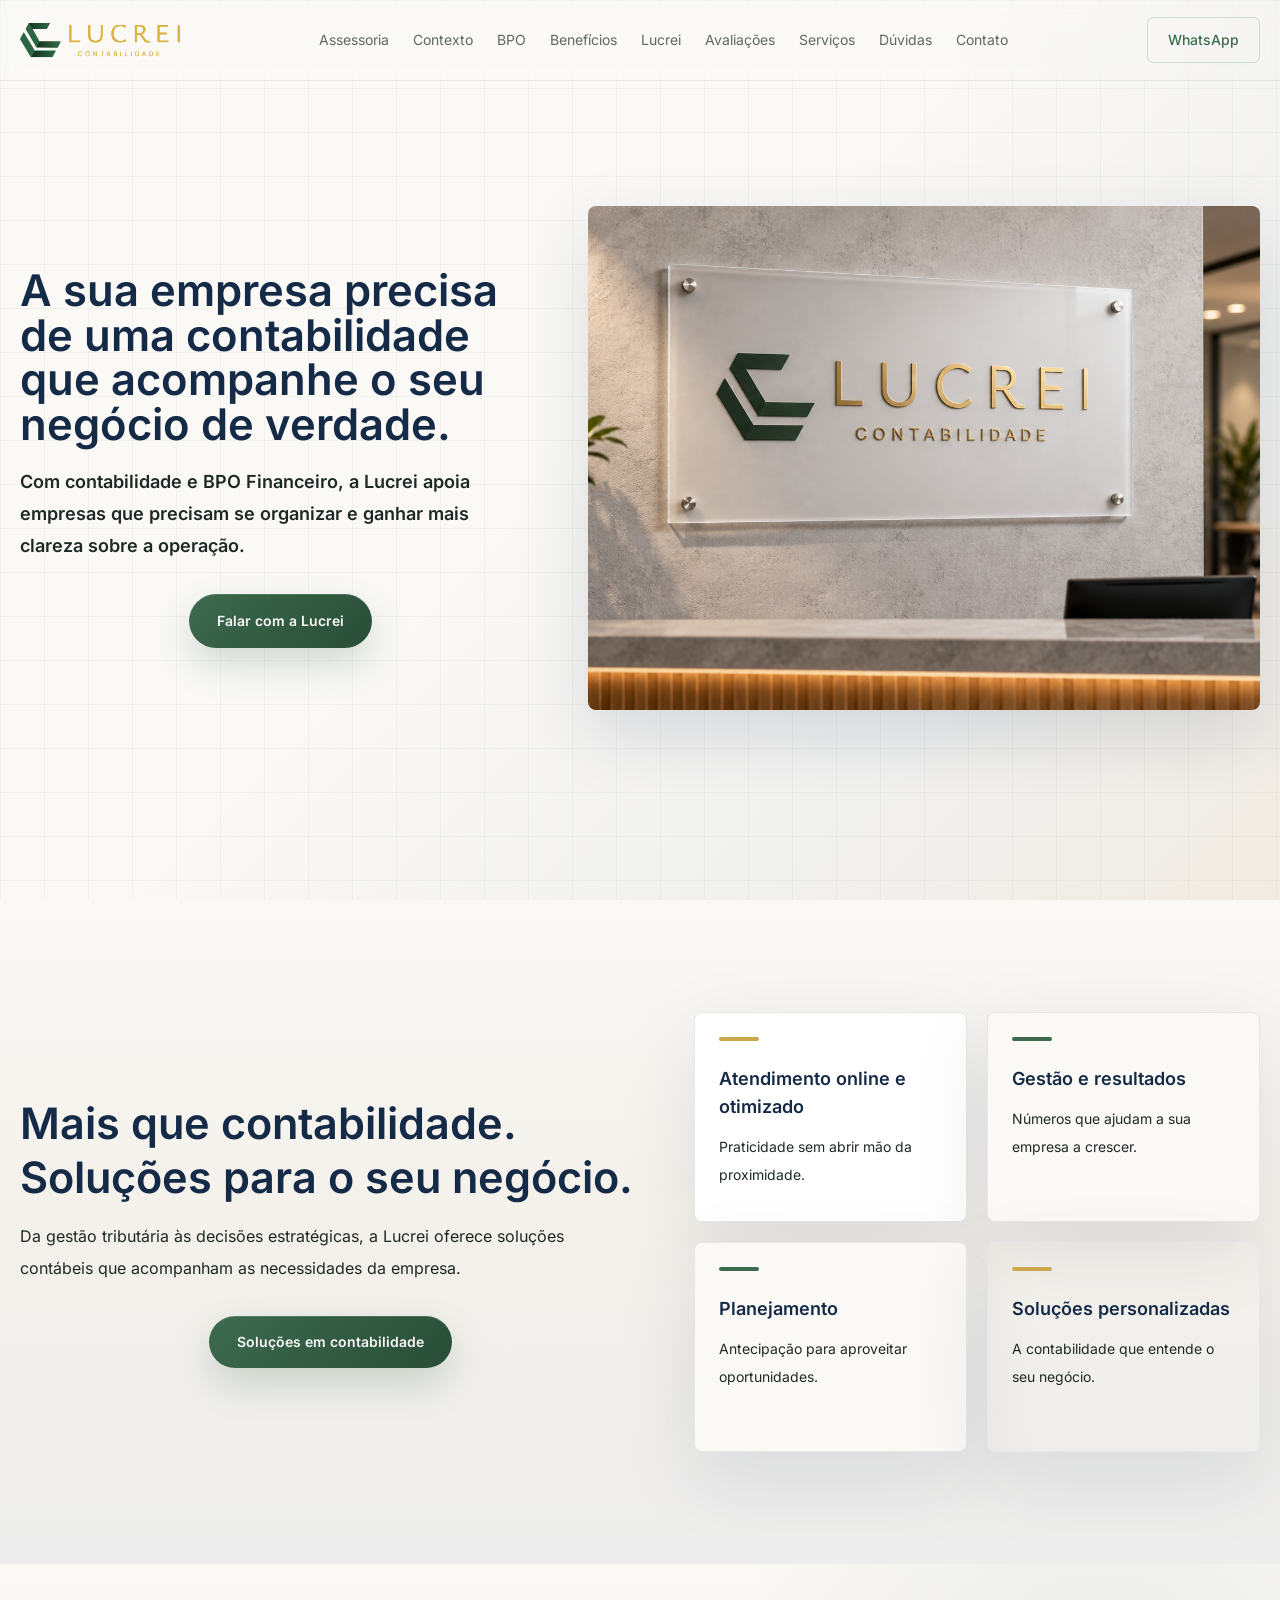
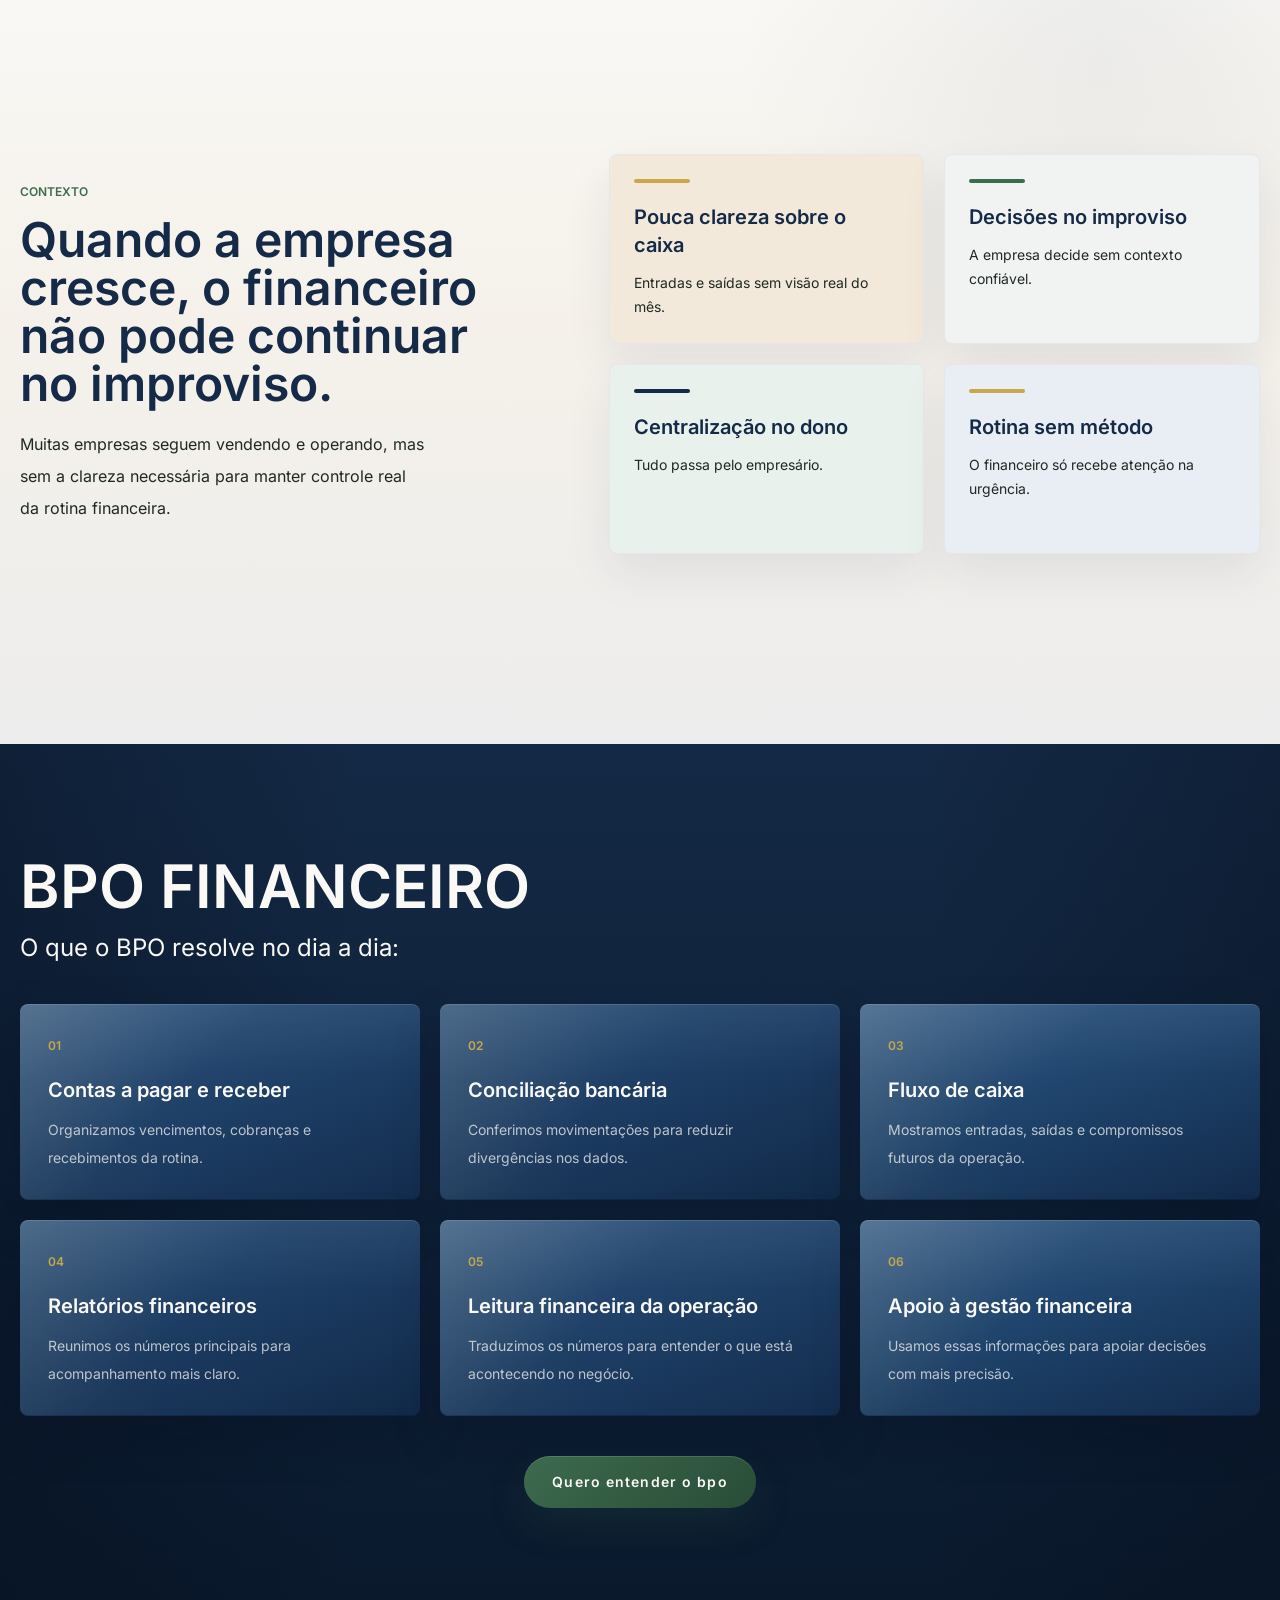
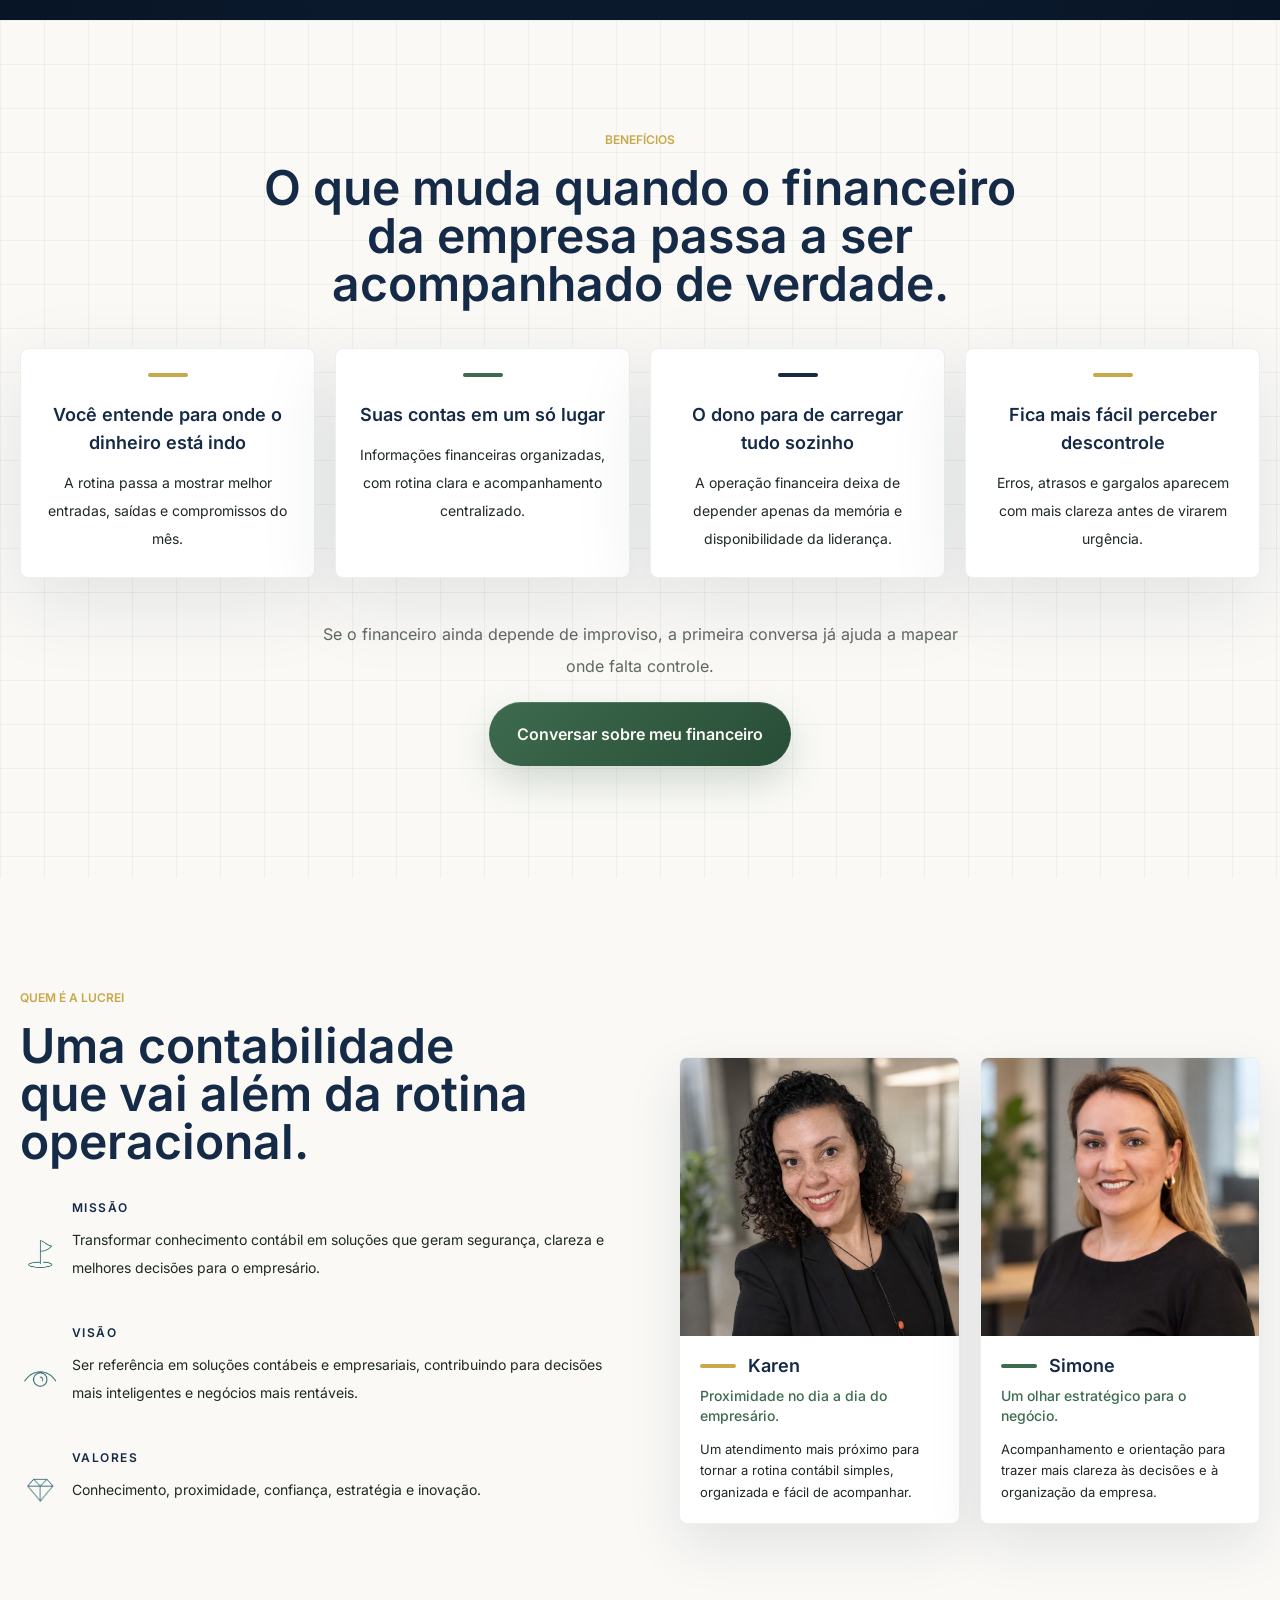
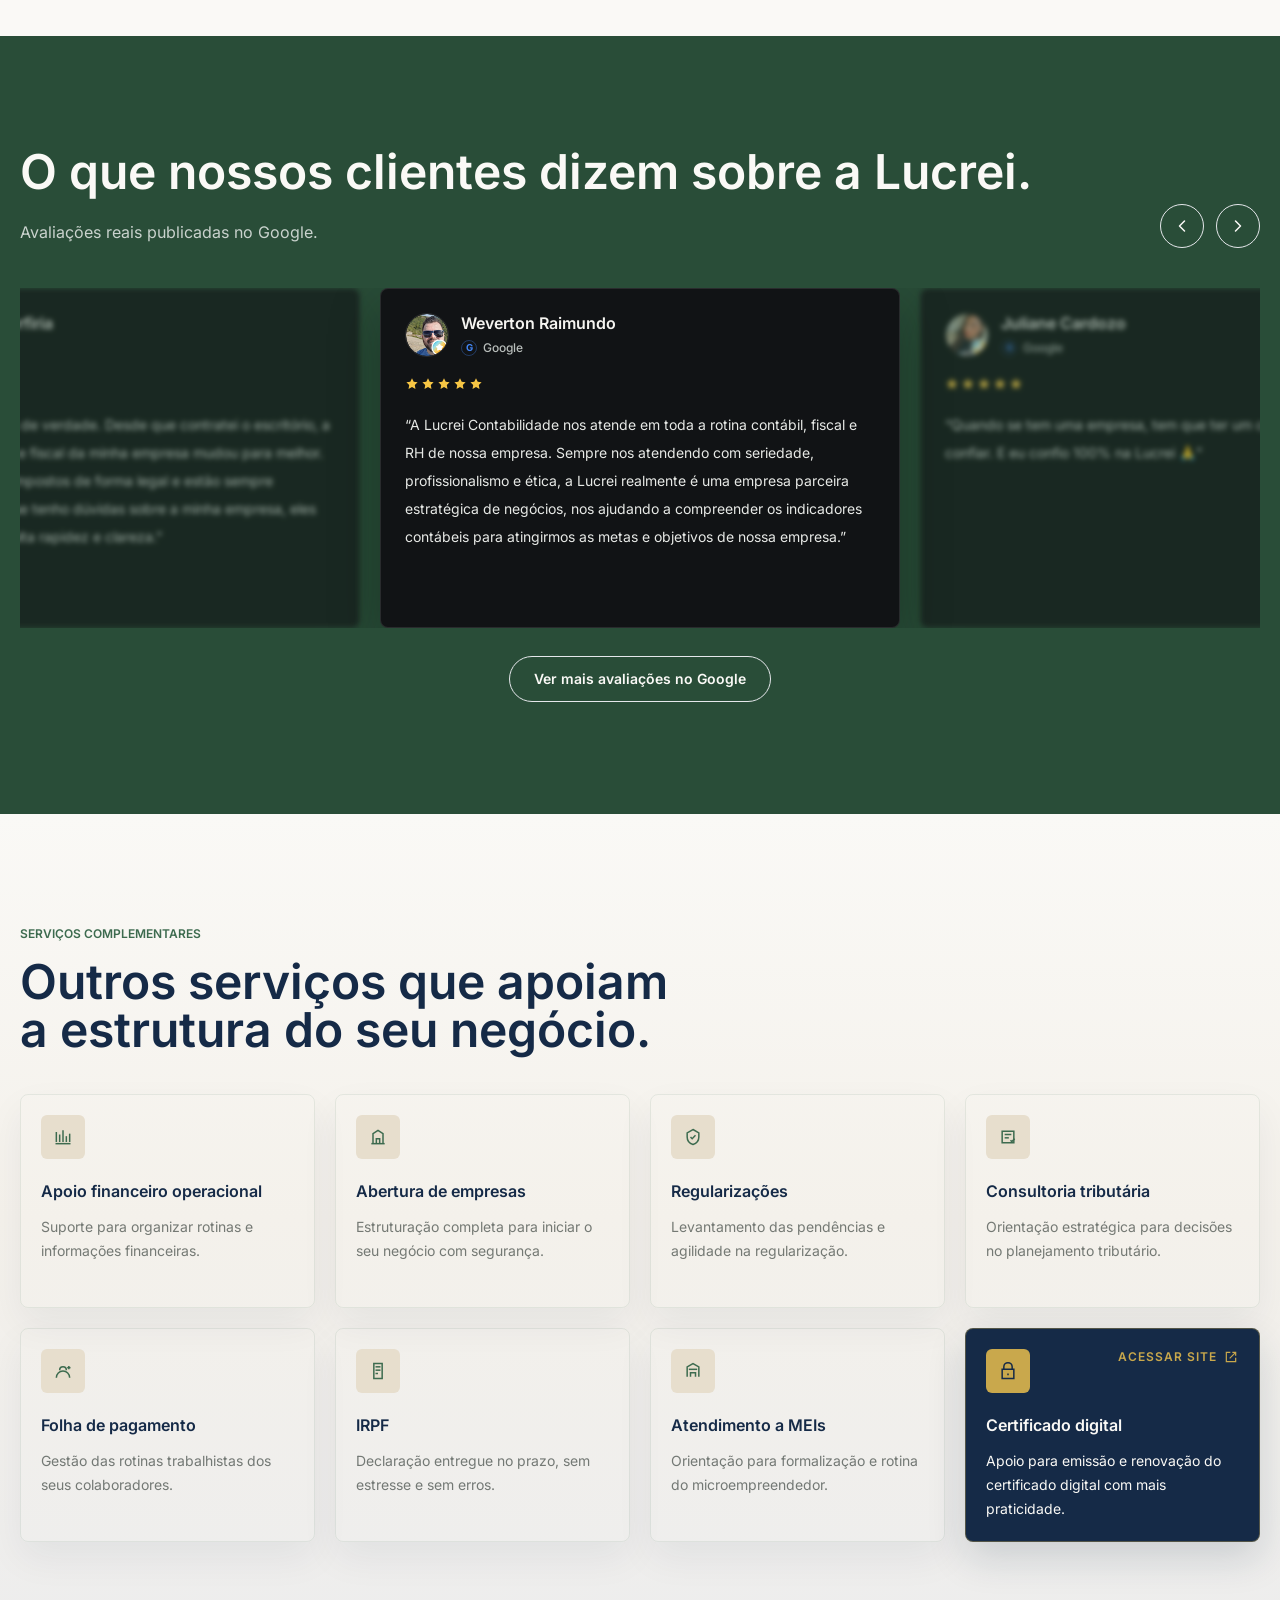
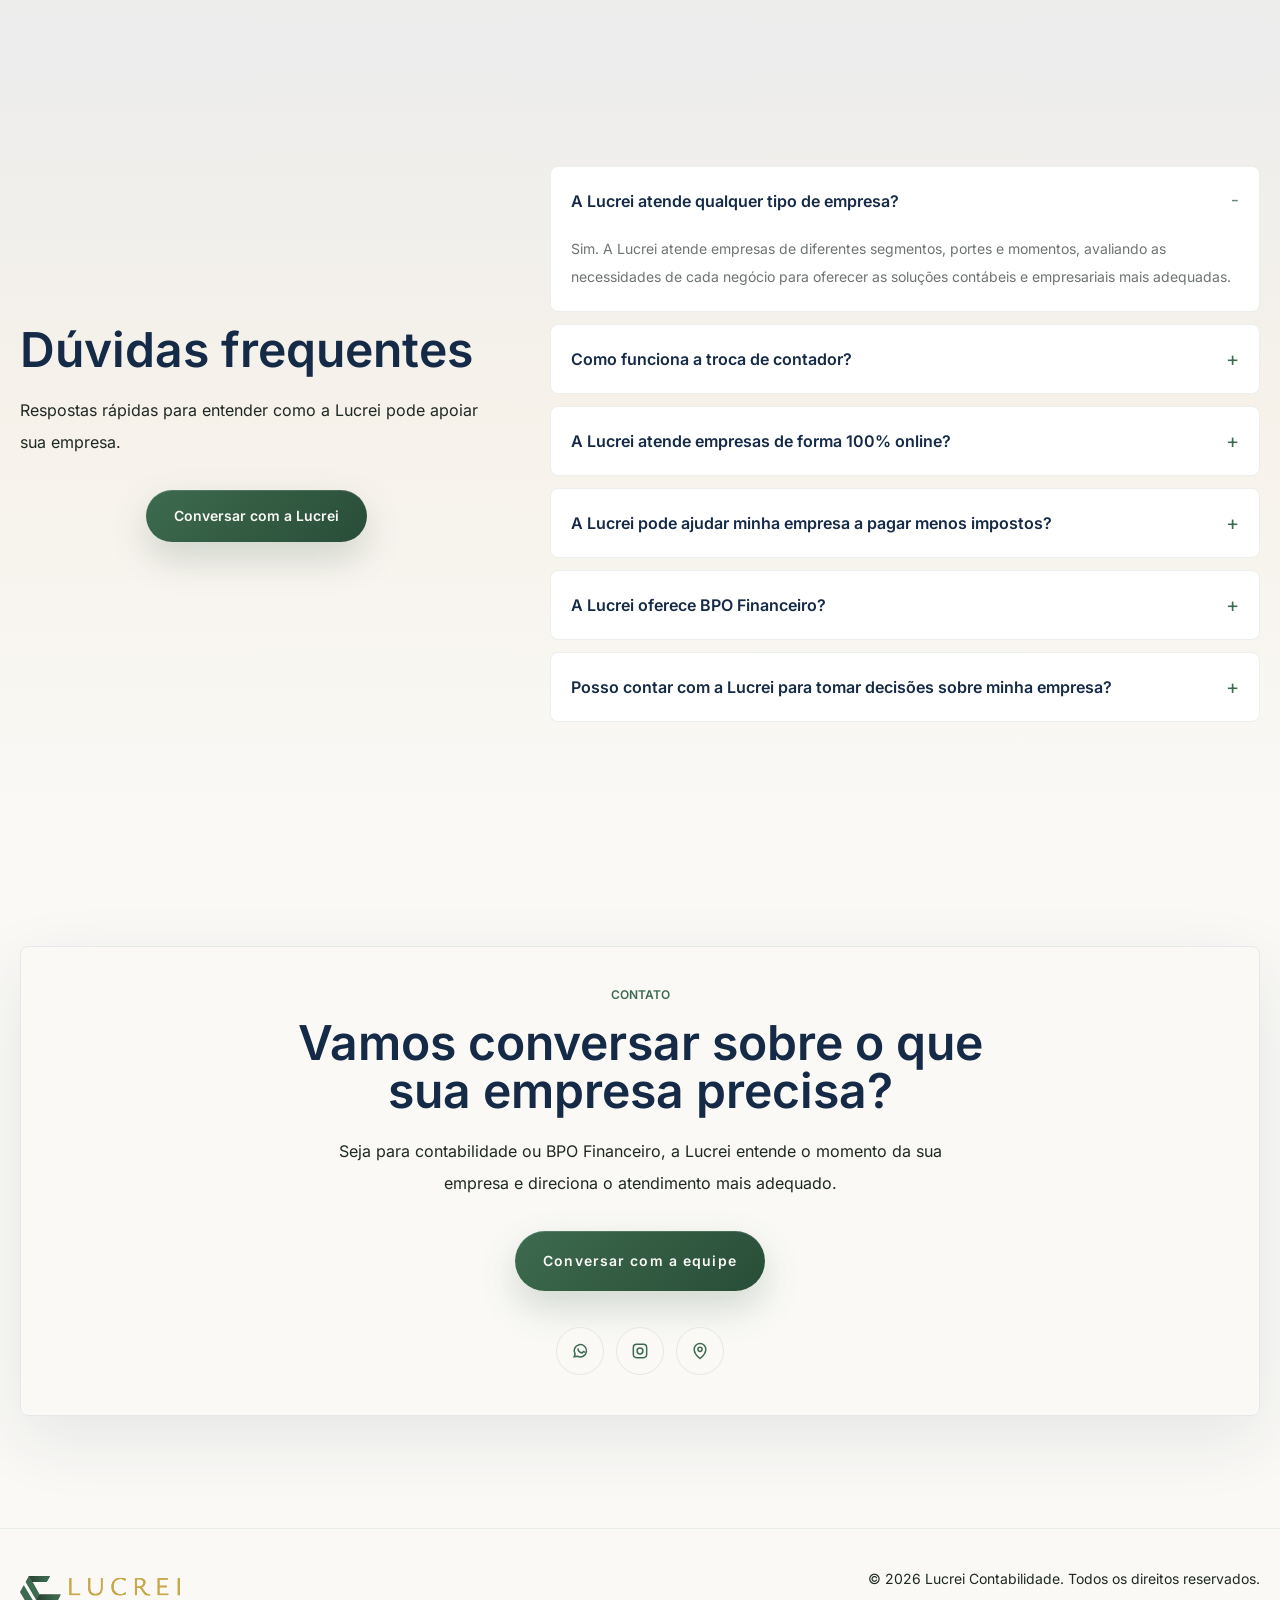
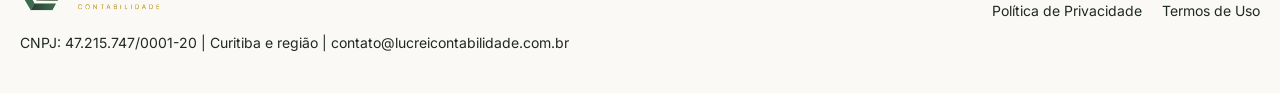
<file: index.html>
<!doctype html>
<html lang="pt-BR" class="scroll-smooth">
  <head>
    <meta charset="UTF-8" />
    <meta name="viewport" content="width=device-width, initial-scale=1.0" />
    <meta
      name="description"
      content="Lucrei Contabilidade: BPO Financeiro e apoio contábil consultivo para empresas que precisam de mais clareza, controle e previsibilidade."
    />
    <title>Lucrei Contabilidade | BPO Financeiro</title>
    <link rel="icon" type="image/svg+xml" href="assets/lucrei-logo-oficial-verde-dourada.svg" />
    <link rel="stylesheet" href="assets/fonts.css" />
    <style>
      :root {
        --gold: #c9a84c;
        --green: #3d6b4f;
        --gray: #ededed;
        --blue: #152a47;
        --beige: #e7decd;
        --warm-white: #faf9f6;
        --ink: #1f2924;
      }

      html {
        scroll-padding-top: 96px;
        scrollbar-color: #c9a84c #f4f1eb;
      }

      body {
        font-family: Inter, ui-sans-serif, system-ui, -apple-system, BlinkMacSystemFont, "Segoe UI", sans-serif;
        color: var(--ink);
        background: var(--warm-white);
      }

      ::-webkit-scrollbar {
        width: 12px;
      }

      ::-webkit-scrollbar-track {
        background: #f4f1eb;
      }

      ::-webkit-scrollbar-thumb {
        border: 3px solid #f4f1eb;
        border-radius: 999px;
        background: linear-gradient(180deg, #c9a84c 0%, #3d6b4f 100%);
      }

      ::-webkit-scrollbar-thumb:hover {
        background: linear-gradient(180deg, #d6b75f 0%, #315940 100%);
      }

      ::-webkit-scrollbar-button {
        display: none;
        width: 0;
        height: 0;
      }

      main > section {
        position: relative;
      }

      .section-shell {
        width: min(1240px, calc(100% - 32px));
        margin-inline: auto;
      }

      .hero-shell {
        width: min(1240px, calc(100% - 32px));
        margin-inline: auto;
      }

      .soft-shadow {
        box-shadow: 0 24px 80px rgba(21, 42, 71, 0.1);
      }

      .subtle-grid {
        background-image:
          linear-gradient(rgba(61, 107, 79, 0.06) 1px, transparent 1px),
          linear-gradient(90deg, rgba(61, 107, 79, 0.06) 1px, transparent 1px);
        background-size: 44px 44px;
      }

      .hero-depth {
        background-image:
          linear-gradient(rgba(61, 107, 79, 0.048) 1px, transparent 1px),
          linear-gradient(90deg, rgba(61, 107, 79, 0.048) 1px, transparent 1px),
          linear-gradient(135deg, #faf9f6 0%, #faf9f6 46%, rgba(237, 237, 237, 0.72) 76%, rgba(231, 222, 205, 0.48) 100%);
        background-size: 44px 44px, 44px 44px, 100% 100%;
      }

      .context-depth {
        background:
          radial-gradient(circle at 86% 12%, rgba(21, 42, 71, 0.06), transparent 28%),
          linear-gradient(180deg, #faf9f6 0%, #f5f1ea 46%, #ededed 100%);
      }

      .hero-kicker {
        border-color: rgba(201, 168, 76, 0.38);
        background: linear-gradient(135deg, rgba(250, 249, 246, 0.95), rgba(231, 222, 205, 0.74));
        box-shadow: inset 0 1px 0 rgba(255, 255, 255, 0.72), 0 14px 34px rgba(21, 42, 71, 0.07);
        transition: background-color 220ms ease, border-color 220ms ease, box-shadow 220ms ease;
      }

      .hero-button {
        transition:
          transform 230ms cubic-bezier(0.22, 1, 0.36, 1),
          background-color 230ms ease,
          border-color 230ms ease,
          color 230ms ease,
          box-shadow 230ms ease;
      }

      .hero-button:hover {
        transform: translateY(-2px);
      }

      .hero-button-institutional:hover {
        box-shadow: 0 20px 48px rgba(21, 42, 71, 0.22);
      }

      .hero-button-primary:hover {
        box-shadow: 0 20px 48px rgba(61, 107, 79, 0.24);
      }

      .hero-sequence .hero-kicker,
      .hero-sequence .hero-title,
      .hero-sequence .hero-copy,
      .hero-sequence .hero-actions {
        opacity: 0;
        transform: translateY(14px);
        animation: heroFadeUp 560ms cubic-bezier(0.22, 1, 0.36, 1) forwards;
      }

      .hero-sequence .hero-title {
        animation-delay: 90ms;
      }

      .hero-sequence .hero-copy {
        animation-delay: 170ms;
      }

      .hero-sequence .hero-actions {
        animation-delay: 250ms;
      }

      .hero-sequence .hero-media {
        opacity: 0;
        transform: translateY(10px) scale(0.985);
        animation: heroMediaIn 680ms cubic-bezier(0.22, 1, 0.36, 1) 150ms forwards;
      }

      @keyframes heroFadeUp {
        to {
          opacity: 1;
          transform: translateY(0);
        }
      }

      @keyframes heroMediaIn {
        to {
          opacity: 1;
          transform: translateY(0) scale(1);
        }
      }

      .dark-grid {
        background-image:
          linear-gradient(rgba(250, 249, 246, 0.055) 1px, transparent 1px),
          linear-gradient(90deg, rgba(250, 249, 246, 0.055) 1px, transparent 1px);
        background-size: 42px 42px;
      }

      .bpo-depth {
        position: relative;
        background:
          linear-gradient(90deg, rgba(3, 10, 22, 0.3), rgba(3, 10, 22, 0) 28%, rgba(3, 10, 22, 0) 72%, rgba(3, 10, 22, 0.28)),
          linear-gradient(180deg, #142945 0%, #0f223a 48%, #0a192c 100%);
      }

      .bpo-depth::before {
        display: none;
      }

      .bpo-depth::after {
        display: none;
      }

      .bpo-depth > .section-shell {
        position: relative;
        z-index: 1;
      }

      .light-depth {
        background: linear-gradient(180deg, #faf9f6 0%, #f4f1eb 48%, #ededed 100%);
      }

      .warm-depth {
        background: linear-gradient(180deg, #ededed 0%, #f6f2ea 46%, #faf9f6 100%);
      }

      .reveal {
        opacity: 0;
        transform: translateY(18px);
        transition:
          opacity 540ms cubic-bezier(0.22, 1, 0.36, 1),
          transform 540ms cubic-bezier(0.22, 1, 0.36, 1);
      }

      .reveal.is-visible {
        opacity: 1;
        transform: translateY(0);
      }

      .reveal.reveal-complete {
        transition-delay: 0ms !important;
      }

      .stagger > .reveal:nth-child(2) {
        transition-delay: 80ms;
      }

      .stagger > .reveal:nth-child(3) {
        transition-delay: 140ms;
      }

      .stagger > .reveal:nth-child(4) {
        transition-delay: 200ms;
      }

      .stagger > .reveal:nth-child(5) {
        transition-delay: 260ms;
      }

      .stagger > .reveal:nth-child(6) {
        transition-delay: 320ms;
      }

      .stagger > .reveal:nth-child(7) {
        transition-delay: 380ms;
      }

      .stagger > .reveal:nth-child(8) {
        transition-delay: 440ms;
      }

      .reveal.interactive-card {
        transition:
          opacity 540ms cubic-bezier(0.22, 1, 0.36, 1),
          transform 540ms cubic-bezier(0.22, 1, 0.36, 1),
          border-color 190ms ease,
          background-color 190ms ease,
          box-shadow 190ms ease;
      }

      .reveal.interactive-card.reveal-complete {
        transition-duration: 190ms, 190ms, 190ms, 190ms, 190ms;
        transition-timing-function: ease, ease, ease, ease, ease;
      }

      .interactive-card:hover {
        transform: translateY(-4px);
        border-color: rgba(201, 168, 76, 0.42);
        box-shadow: 0 18px 48px rgba(21, 42, 71, 0.12);
      }

      .context-sequence .context-title.reveal,
      .context-sequence .context-copy.reveal,
      .context-sequence .context-card.reveal {
        transform: translateY(18px);
        transition:
          opacity 620ms cubic-bezier(0.22, 1, 0.36, 1),
          transform 620ms cubic-bezier(0.22, 1, 0.36, 1),
          border-color 240ms ease,
          box-shadow 240ms ease,
          background-color 240ms ease;
      }

      .context-sequence .context-title.reveal.is-visible,
      .context-sequence .context-copy.reveal.is-visible,
      .context-sequence .context-card.reveal.is-visible {
        opacity: 1;
        transform: translateY(0);
      }

      .context-sequence .context-copy.reveal {
        transition-delay: 90ms;
      }

      .context-sequence .context-card.reveal:nth-child(1) {
        transition-delay: 150ms;
      }

      .context-sequence .context-card.reveal:nth-child(2) {
        transition-delay: 220ms;
      }

      .context-sequence .context-card.reveal:nth-child(3) {
        transition-delay: 290ms;
      }

      .context-sequence .context-card.reveal:nth-child(4) {
        transition-delay: 360ms;
      }

      .context-sequence .context-card.reveal.is-visible:hover {
        transform: translateY(-3px);
        border-color: rgba(201, 168, 76, 0.34);
        box-shadow: 0 20px 46px rgba(21, 42, 71, 0.1);
        transition-delay: 0ms;
      }

      .context-sequence .context-card.reveal.reveal-complete {
        transition-duration: 200ms, 200ms, 200ms, 200ms, 200ms;
        transition-timing-function: ease, ease, ease, ease, ease;
      }

      .bpo-sequence .bpo-title.reveal,
      .bpo-sequence .bpo-subtitle.reveal,
      .bpo-sequence .bpo-card.reveal,
      .bpo-sequence .bpo-action.reveal {
        transform: translateY(18px);
        transition:
          opacity 640ms cubic-bezier(0.22, 1, 0.36, 1),
          transform 640ms cubic-bezier(0.22, 1, 0.36, 1),
          border-color 240ms ease,
          box-shadow 240ms ease,
          background-color 240ms ease;
      }

      .bpo-sequence .bpo-title.reveal.is-visible,
      .bpo-sequence .bpo-subtitle.reveal.is-visible,
      .bpo-sequence .bpo-card.reveal.is-visible,
      .bpo-sequence .bpo-action.reveal.is-visible {
        opacity: 1;
        transform: translateY(0);
      }

      .bpo-sequence .bpo-title.reveal {
        transition-delay: 80ms;
      }

      .bpo-sequence .bpo-subtitle.reveal {
        transition-delay: 130ms;
      }

      .bpo-sequence .bpo-services .bpo-card:nth-child(1) {
        transition-delay: 190ms;
      }

      .bpo-sequence .bpo-services .bpo-card:nth-child(2) {
        transition-delay: 230ms;
      }

      .bpo-sequence .bpo-services .bpo-card:nth-child(3) {
        transition-delay: 270ms;
      }

      .bpo-sequence .bpo-services .bpo-card:nth-child(4) {
        transition-delay: 310ms;
      }

      .bpo-sequence .bpo-services .bpo-card:nth-child(5) {
        transition-delay: 350ms;
      }

      .bpo-sequence .bpo-services .bpo-card:nth-child(6) {
        transition-delay: 390ms;
      }

      .bpo-sequence .bpo-action.reveal {
        transition-delay: 460ms;
      }

      .bpo-sequence .bpo-card.reveal.is-visible:hover {
        transform: translateY(-4px);
        box-shadow: 0 26px 58px rgba(3, 10, 22, 0.28);
        transition-delay: 0ms;
      }

      .bpo-sequence .bpo-card.reveal.reveal-complete {
        transition-duration: 200ms, 200ms, 200ms, 200ms, 200ms;
        transition-timing-function: ease, ease, ease, ease, ease;
      }

      .bpo-card {
        position: relative;
        isolation: isolate;
        border: 0;
        background:
          linear-gradient(135deg, rgba(250, 249, 246, 0.12), rgba(250, 249, 246, 0) 42%),
          linear-gradient(160deg, rgba(49, 88, 130, 0.98) 0%, rgba(31, 65, 104, 0.98) 50%, rgba(19, 45, 78, 0.98) 100%);
        box-shadow:
          inset 0 1px 0 rgba(250, 249, 246, 0.13),
          inset 0 -1px 0 rgba(3, 10, 22, 0.24),
          0 20px 48px rgba(3, 10, 22, 0.21);
      }

      .bpo-card:nth-child(even) {
        background:
          linear-gradient(135deg, rgba(250, 249, 246, 0.1), rgba(250, 249, 246, 0) 44%),
          linear-gradient(160deg, rgba(43, 82, 123, 0.98) 0%, rgba(28, 60, 98, 0.98) 52%, rgba(17, 42, 72, 0.98) 100%);
      }

      .bpo-card:nth-child(3n) {
        background:
          linear-gradient(135deg, rgba(250, 249, 246, 0.11), rgba(250, 249, 246, 0) 42%),
          linear-gradient(160deg, rgba(53, 94, 137, 0.98) 0%, rgba(31, 68, 108, 0.98) 50%, rgba(18, 43, 75, 0.98) 100%);
      }

      .bpo-card::after {
        content: "";
        position: absolute;
        inset: 0;
        border-radius: 0.5rem;
        background:
          linear-gradient(180deg, rgba(250, 249, 246, 0.06), rgba(250, 249, 246, 0) 38%),
          linear-gradient(90deg, rgba(201, 168, 76, 0.05), rgba(201, 168, 76, 0) 40%);
        opacity: 0.78;
        pointer-events: none;
      }

      .bpo-card > * {
        position: relative;
        z-index: 1;
      }

      .bpo-card p {
        max-width: 21rem;
        color: rgba(250, 249, 246, 0.72);
      }

      .bpo-cta {
        background: linear-gradient(135deg, #d9b84e 0%, #caa647 52%, #b99032 100%);
        box-shadow:
          0 16px 34px rgba(201, 168, 76, 0.18),
          inset 0 1px 0 rgba(250, 249, 246, 0.34);
      }

      .bpo-cta:hover {
        background: linear-gradient(135deg, #e3c45f 0%, #d0ad4f 52%, #bd9638 100%);
        box-shadow:
          0 18px 40px rgba(201, 168, 76, 0.23),
          inset 0 1px 0 rgba(250, 249, 246, 0.42);
      }

      .lucrei-values .reveal:nth-child(1) {
        transition-delay: 90ms;
      }

      .lucrei-values .reveal:nth-child(2) {
        transition-delay: 160ms;
      }

      .lucrei-values .reveal:nth-child(3) {
        transition-delay: 230ms;
      }

      .lucrei-values .reveal {
        transform: none;
      }

      .lucrei-values .reveal.is-visible:hover {
        transform: translateY(-4px);
      }

      .reveal.faq-item {
        transition:
          opacity 540ms cubic-bezier(0.22, 1, 0.36, 1),
          transform 540ms cubic-bezier(0.22, 1, 0.36, 1),
          border-color 200ms ease,
          box-shadow 200ms ease,
          background-color 200ms ease;
      }

      .reveal.faq-item.reveal-complete {
        transition-duration: 200ms, 200ms, 200ms, 200ms, 200ms;
        transition-timing-function: ease, ease, ease, ease, ease;
      }

      .faq-item:hover {
        transform: translateY(-2px);
        border-color: rgba(201, 168, 76, 0.28);
        box-shadow: 0 16px 40px rgba(21, 42, 71, 0.08);
      }

      .faq-sequence .faq-item.reveal:nth-child(1) {
        transition-delay: 110ms;
      }

      .faq-sequence .faq-item.reveal:nth-child(2) {
        transition-delay: 160ms;
      }

      .faq-sequence .faq-item.reveal:nth-child(3) {
        transition-delay: 210ms;
      }

      .faq-sequence .faq-item.reveal:nth-child(4) {
        transition-delay: 260ms;
      }

      .faq-sequence .faq-item.reveal:nth-child(5) {
        transition-delay: 310ms;
      }

      .faq-sequence .faq-item.reveal:nth-child(6) {
        transition-delay: 360ms;
      }

      [data-faq-panel] {
        overflow: hidden;
      }

      [data-faq-icon] {
        display: inline-block;
        transform: scale(1) rotate(0deg);
        transition: opacity 180ms ease, transform 180ms ease;
      }

      [data-faq-button][aria-expanded="true"] [data-faq-icon] {
        opacity: 0.78;
        transform: scale(0.9) rotate(180deg);
      }

      .reveal.soft-hover {
        transition:
          opacity 540ms cubic-bezier(0.22, 1, 0.36, 1),
          transform 540ms cubic-bezier(0.22, 1, 0.36, 1),
          border-color 190ms ease,
          background-color 190ms ease,
          box-shadow 190ms ease;
      }

      .reveal.soft-hover.reveal-complete {
        transition-duration: 190ms, 190ms, 190ms, 190ms, 190ms;
        transition-timing-function: ease, ease, ease, ease, ease;
      }

      .soft-hover:hover {
        transform: translateY(-3px);
        border-color: rgba(201, 168, 76, 0.32);
        box-shadow: 0 18px 44px rgba(21, 42, 71, 0.1);
      }

      .reveal.certificate-card {
        transition:
          opacity 540ms cubic-bezier(0.22, 1, 0.36, 1),
          transform 540ms cubic-bezier(0.22, 1, 0.36, 1),
          border-color 200ms ease,
          box-shadow 200ms ease;
      }

      .reveal.certificate-card.reveal-complete {
        transition-duration: 200ms, 200ms, 200ms, 200ms;
        transition-delay: 0ms;
        transition-timing-function: ease, ease, ease, ease;
      }

      .certificate-card:hover {
        transform: translateY(-4px);
        border-color: rgba(201, 168, 76, 0.6);
        box-shadow: 0 20px 44px rgba(21, 42, 71, 0.22);
      }

      .button-lift {
        transition: transform 220ms ease, background-color 220ms ease, border-color 220ms ease, color 220ms ease, box-shadow 220ms ease;
      }

      .button-lift:hover {
        transform: translateY(-2px);
      }

      .primary-cta {
        background: linear-gradient(135deg, #3d6b4f 0%, #315940 58%, #294d38 100%);
        box-shadow: 0 16px 38px rgba(49, 89, 64, 0.2), inset 0 1px 0 rgba(250, 249, 246, 0.14);
        transition: transform 220ms ease, background 220ms ease, box-shadow 220ms ease;
      }

      .primary-cta:hover {
        background: linear-gradient(135deg, #47795b 0%, #35664b 58%, #2d563f 100%);
        box-shadow: 0 20px 44px rgba(49, 89, 64, 0.25), inset 0 1px 0 rgba(250, 249, 246, 0.18);
        transform: translateY(-2px);
      }

      .primary-cta:active {
        transform: translateY(0) scale(0.98);
        transition-duration: 90ms;
      }

      .benefits-cta {
        background: linear-gradient(135deg, #3d6b4f 0%, #335f47 52%, #254b38 100%);
        box-shadow: 0 20px 48px rgba(61, 107, 79, 0.24), inset 0 1px 0 rgba(250, 249, 246, 0.16);
      }

      .benefits-cta:hover {
        background: linear-gradient(135deg, #47795b 0%, #35664b 54%, #28543e 100%);
        box-shadow: 0 24px 56px rgba(61, 107, 79, 0.28), inset 0 1px 0 rgba(250, 249, 246, 0.2);
      }

      header nav a {
        position: relative;
      }

      header nav a::after {
        content: "";
        position: absolute;
        inset-inline: 0;
        bottom: 0.45rem;
        height: 1px;
        background: currentColor;
        opacity: 0;
        transform: scaleX(0.72);
        transition: opacity 180ms ease, transform 180ms ease;
      }

      header nav a:hover::after {
        opacity: 0.32;
        transform: scaleX(1);
      }

      header {
        transition: background-color 220ms ease, border-color 220ms ease, box-shadow 220ms ease;
      }

      header nav,
      header [data-whatsapp-placeholder] {
        transition: color 220ms ease, border-color 220ms ease, background-color 220ms ease, box-shadow 220ms ease;
      }

      #menuButton {
        transition: border-color 220ms ease;
      }

      #menuButton > span > span {
        transition: background-color 220ms ease;
      }

      #mobileMenu {
        opacity: 0;
        transform: translateY(-6px);
        transition: opacity 200ms ease, transform 200ms ease;
      }

      #mobileMenu.is-open {
        opacity: 1;
        transform: translateY(0);
      }

      body.bpo-nav-active header {
        border-color: rgba(201, 168, 76, 0.18);
        background: rgba(12, 29, 50, 0.96);
        box-shadow: 0 18px 46px rgba(3, 10, 22, 0.16);
      }

      body.bpo-nav-active header nav {
        color: rgba(250, 249, 246, 0.82);
      }

      body.bpo-nav-active header nav a:hover {
        color: #c9a84c;
      }

      body.bpo-nav-active header [data-whatsapp-placeholder] {
        border-color: rgba(201, 168, 76, 0.42);
        color: #c9a84c;
      }

      body.bpo-nav-active header [data-whatsapp-placeholder]:hover {
        background: #c9a84c;
        color: #07182a;
      }

      body.bpo-nav-active #menuButton {
        border-color: rgba(201, 168, 76, 0.48);
      }

      body.bpo-nav-active #menuButton > span > span {
        background-color: #c9a84c;
      }

      footer a {
        transition: color 180ms ease;
      }

      .focus-ring:focus-visible {
        outline: 3px solid rgba(201, 168, 76, 0.55);
        outline-offset: 3px;
      }

      @media (max-width: 767px) {
        .stagger > .reveal:nth-child(2) {
          transition-delay: 50ms;
        }

        .stagger > .reveal:nth-child(3) {
          transition-delay: 90ms;
        }

        .stagger > .reveal:nth-child(4) {
          transition-delay: 130ms;
        }

        .stagger > .reveal:nth-child(5) {
          transition-delay: 170ms;
        }

        .stagger > .reveal:nth-child(6) {
          transition-delay: 210ms;
        }

        .stagger > .reveal:nth-child(7) {
          transition-delay: 250ms;
        }

        .stagger > .reveal:nth-child(8) {
          transition-delay: 290ms;
        }

        .context-sequence .context-copy.reveal {
          transition-delay: 60ms;
        }

        .context-sequence .context-card.reveal:nth-child(1) {
          transition-delay: 90ms;
        }

        .context-sequence .context-card.reveal:nth-child(2) {
          transition-delay: 120ms;
        }

        .context-sequence .context-card.reveal:nth-child(3) {
          transition-delay: 150ms;
        }

        .context-sequence .context-card.reveal:nth-child(4) {
          transition-delay: 180ms;
        }

        .bpo-sequence .bpo-title.reveal {
          transition-delay: 40ms;
        }

        .bpo-sequence .bpo-subtitle.reveal {
          transition-delay: 70ms;
        }

        .bpo-sequence .bpo-services .bpo-card:nth-child(1) {
          transition-delay: 100ms;
        }

        .bpo-sequence .bpo-services .bpo-card:nth-child(2) {
          transition-delay: 125ms;
        }

        .bpo-sequence .bpo-services .bpo-card:nth-child(3) {
          transition-delay: 150ms;
        }

        .bpo-sequence .bpo-services .bpo-card:nth-child(4) {
          transition-delay: 175ms;
        }

        .bpo-sequence .bpo-services .bpo-card:nth-child(5) {
          transition-delay: 200ms;
        }

        .bpo-sequence .bpo-services .bpo-card:nth-child(6) {
          transition-delay: 225ms;
        }

        .bpo-sequence .bpo-action.reveal {
          transition-delay: 260ms;
        }

        .lucrei-values .reveal:nth-child(1) {
          transition-delay: 60ms;
        }

        .lucrei-values .reveal:nth-child(2) {
          transition-delay: 100ms;
        }

        .lucrei-values .reveal:nth-child(3) {
          transition-delay: 140ms;
        }

        .faq-sequence .faq-item.reveal:nth-child(1) {
          transition-delay: 60ms;
        }

        .faq-sequence .faq-item.reveal:nth-child(2) {
          transition-delay: 90ms;
        }

        .faq-sequence .faq-item.reveal:nth-child(3) {
          transition-delay: 120ms;
        }

        .faq-sequence .faq-item.reveal:nth-child(4) {
          transition-delay: 150ms;
        }

        .faq-sequence .faq-item.reveal:nth-child(5) {
          transition-delay: 180ms;
        }

        .faq-sequence .faq-item.reveal:nth-child(6) {
          transition-delay: 210ms;
        }

        html {
          scroll-padding-top: 76px;
        }

        .section-shell,
        .hero-shell {
          width: calc(100% - 24px);
        }

        header > .section-shell {
          height: 68px;
        }

        header > .section-shell > a img {
          height: 40px;
          max-width: 150px;
        }

        #menuButton {
          height: 40px;
          width: 40px;
        }

        #mobileMenu nav {
          padding-block: 12px;
        }

        #mobileMenu nav a {
          padding: 10px 12px;
        }

        .hero-depth {
          padding-top: 84px;
          padding-bottom: 48px;
        }

        .hero-depth .hero-shell {
          gap: 28px;
        }

        .hero-title {
          font-size: 1.75rem;
          line-height: 1.08;
        }

        .hero-title span {
          display: inline;
        }

        .hero-copy {
          margin-top: 16px;
          font-size: 0.9375rem;
          line-height: 1.65;
        }

        .hero-actions {
          margin-top: 24px;
        }

        .hero-actions a {
          padding-block: 14px;
        }

        .hero-media img {
          height: clamp(236px, 62vw, 260px);
        }

        #assessoria-contabil,
        #contexto,
        #bpo,
        #beneficios,
        #lucrei,
        #clientes,
        #servicos,
        #faq,
        #contato {
          padding-block: 48px;
        }

        #beneficios {
          padding-bottom: 40px;
        }

        #servicos {
          padding-bottom: 32px;
        }

        #faq {
          padding-top: 32px;
        }

        #assessoria-contabil h2,
        #contexto h2,
        #beneficios h2,
        #lucrei h2,
        #clientes h2,
        #servicos h2,
        #faq h2,
        #contato h2 {
          font-size: 1.75rem;
          line-height: 1.2;
        }

        #assessoria-contabil > .section-shell,
        #contexto > .section-shell,
        #lucrei > .section-shell,
        #faq > .section-shell {
          gap: 28px;
        }

        #assessoria-contabil p {
          margin-top: 12px;
          line-height: 1.65;
        }

        #assessoria-contabil .reveal > div > div:last-child {
          margin-top: 24px;
        }

        #assessoria-contabil .primary-cta {
          padding-block: 14px;
        }

        #assessoria-contabil .stagger {
          gap: 12px;
        }

        #assessoria-contabil article {
          min-height: 0;
          padding: 16px;
        }

        #assessoria-contabil article h3 {
          margin-top: 14px;
          font-size: 1.0625rem;
          line-height: 1.35;
        }

        #assessoria-contabil article p {
          margin-top: 8px;
          line-height: 1.55;
        }

        #contexto h2 {
          margin-top: 12px;
        }

        #contexto .context-copy {
          margin-top: 16px;
          line-height: 1.65;
        }

        #contexto .grid.items-stretch {
          gap: 12px;
        }

        #contexto article {
          min-height: 0;
          padding: 16px;
        }

        #contexto article h3 {
          margin-top: 14px;
          font-size: 1.125rem;
          line-height: 1.35;
        }

        #contexto article p {
          margin-top: 8px;
          line-height: 1.55;
        }

        #bpo h2 {
          font-size: 2rem;
          line-height: 1.15;
        }

        #bpo .bpo-subtitle {
          margin-top: 10px;
          font-size: 1.125rem;
          line-height: 1.55;
        }

        #bpo .bpo-services {
          margin-top: 24px;
          gap: 12px;
        }

        #bpo .bpo-card {
          min-height: 0;
          padding: 16px;
        }

        #bpo .bpo-card h3 {
          margin-top: 12px;
          font-size: 1.125rem;
          line-height: 1.35;
        }

        #bpo .bpo-card p {
          margin-top: 8px;
          line-height: 1.55;
        }

        #bpo .bpo-action {
          margin-top: 24px;
        }

        #bpo .bpo-action a {
          padding-block: 14px;
        }

        #beneficios .reveal > h2 {
          margin-top: 12px;
        }

        #beneficios .stagger {
          margin-top: 28px;
          gap: 12px;
        }

        #beneficios article {
          padding: 16px;
        }

        #beneficios article h3 {
          margin-top: 14px;
          font-size: 1.0625rem;
          line-height: 1.35;
        }

        #beneficios article p {
          margin-top: 8px;
          line-height: 1.55;
        }

        #beneficios .stagger + .reveal {
          margin-top: 28px;
          gap: 14px;
        }

        #beneficios .stagger + .reveal p {
          line-height: 1.65;
        }

        #beneficios .stagger + .reveal a {
          padding-block: 14px;
          font-size: 0.875rem;
        }

        #lucrei h2 {
          margin-top: 12px;
        }

        #lucrei .reveal > div.mt-3 {
          margin-top: 8px;
        }

        #lucrei .reveal > div.mt-3 article {
          padding-block: 14px;
        }

        #lucrei .reveal > div.mt-3 article p {
          margin-top: 8px;
          line-height: 1.65;
        }

        #lucrei > .section-shell > .reveal:last-child {
          grid-template-columns: minmax(0, 1fr);
          gap: 16px;
        }

        #lucrei > .section-shell > .reveal:last-child article > img {
          aspect-ratio: 4 / 3;
        }

        #lucrei > .section-shell > .reveal:last-child article > div {
          padding: 16px 18px 18px;
        }

        #clientes .reviews-intro p {
          margin-top: 12px;
          line-height: 1.65;
        }

        #clientes .reviews-carousel {
          margin-top: 24px;
        }

        #clientes .reviews-cta {
          margin-top: 20px;
        }

        #servicos .reveal > h2 {
          margin-top: 12px;
        }

        #servicos h2 span {
          display: inline;
        }

        #servicos .stagger {
          margin-top: 28px;
          gap: 12px;
        }

        #servicos .stagger > article,
        #servicos .stagger > a {
          padding: 16px;
        }

        #servicos .stagger > article > div,
        #servicos .stagger > a > div {
          height: 36px;
          width: 36px;
        }

        #servicos .stagger h3 {
          margin-top: 12px;
          line-height: 1.35;
        }

        #servicos .stagger p {
          margin-top: 6px;
          line-height: 1.5;
        }

        #servicos .certificate-card > span {
          right: 16px;
          top: 16px;
        }

        #faq .reveal > p {
          margin-top: 16px;
          line-height: 1.65;
        }

        #faq .reveal > a {
          margin-top: 20px;
          padding-block: 14px;
        }

        #faq .space-y-3 > :not([hidden]) ~ :not([hidden]) {
          margin-top: 8px;
        }

        #faq [data-faq-button] {
          gap: 12px;
          padding: 16px;
        }

        #faq [data-faq-button] > span:first-child {
          font-size: 0.9375rem;
          line-height: 1.45;
        }

        #faq [data-faq-panel] {
          padding-right: 16px;
          padding-bottom: 16px;
          padding-left: 16px;
          line-height: 1.65;
        }

        #contato > .section-shell > .reveal {
          padding: 24px 20px;
        }

        #contato h2 {
          margin-top: 12px;
        }

        #contato h2 + p {
          margin-top: 16px;
          line-height: 1.65;
        }

        #contato .primary-cta {
          margin-top: 24px;
          padding-block: 14px;
        }

        #contato .primary-cta + div {
          margin-top: 24px;
        }

        #contato .primary-cta + div a {
          height: 44px;
          width: 44px;
        }
      }

      @media (prefers-reduced-motion: reduce) {
        html {
          scroll-behavior: auto !important;
        }

        .reveal {
          opacity: 1;
          transform: none;
          transition: none;
        }

        .reveal.interactive-card,
        .reveal.soft-hover,
        .reveal.certificate-card,
        .reveal.faq-item {
          transition: none;
        }

        [data-faq-panel],
        [data-faq-icon],
        #mobileMenu,
        .primary-cta,
        .hero-button,
        .button-lift,
        .hero-kicker,
        header,
        header nav,
        header nav a,
        header nav a::after,
        header [data-whatsapp-placeholder],
        [data-contact-placeholder],
        #menuButton,
        #menuButton > span > span,
        footer a {
          animation: none;
          transition: none;
        }

        .interactive-card:hover,
        .soft-hover:hover,
        .certificate-card:hover,
        .faq-item:hover,
        .context-sequence .context-card.reveal.is-visible:hover,
        .bpo-sequence .bpo-card.reveal.is-visible:hover,
        .lucrei-values .reveal.is-visible:hover,
        .hero-button:hover,
        .button-lift:hover,
        .primary-cta:hover,
        .primary-cta:active {
          transform: none;
        }

        .hero-sequence .hero-kicker,
        .hero-sequence .hero-title,
        .hero-sequence .hero-copy,
        .hero-sequence .hero-actions,
        .hero-sequence .hero-media {
          animation: none;
          opacity: 1;
          transform: none;
        }

        .context-sequence .context-title.reveal,
        .context-sequence .context-copy.reveal,
        .context-sequence .context-card.reveal {
          opacity: 1;
          transform: none;
          transition: none;
        }

        .bpo-sequence .bpo-title.reveal,
        .bpo-sequence .bpo-subtitle.reveal,
        .bpo-sequence .bpo-card.reveal,
        .bpo-sequence .bpo-action.reveal {
          opacity: 1;
          transform: none;
          transition: none;
        }
      }
    </style>
    <link rel="stylesheet" href="assets/styles.css" />
  </head>

  <body class="antialiased">
    <header class="fixed inset-x-0 top-0 z-50 border-b border-[#3D6B4F]/10 bg-[#FAF9F6]/94 backdrop-blur">
      <div class="section-shell flex h-20 items-center justify-between">
        <a href="#topo" class="flex items-center" aria-label="Voltar ao topo">
          <img
            src="assets/lucrei-logo-oficial-verde-dourada.svg?v=20260901"
            alt="Lucrei Contabilidade"
            class="h-12 w-auto max-w-[180px] object-contain contrast-125 saturate-110"
          />
        </a>

        <nav class="hidden items-center gap-6 text-sm text-[#1F2924]/70 lg:flex" aria-label="Navegação principal">
          <a class="transition hover:text-[#3D6B4F]" href="#assessoria-contabil">Assessoria</a>
          <a class="transition hover:text-[#3D6B4F]" href="#contexto">Contexto</a>
          <a class="transition hover:text-[#3D6B4F]" href="#bpo">BPO</a>
          <a class="transition hover:text-[#3D6B4F]" href="#beneficios">Benefícios</a>
          <a class="transition hover:text-[#3D6B4F]" href="#lucrei">Lucrei</a>
          <a class="transition hover:text-[#3D6B4F]" href="#clientes">Avaliações</a>
          <a class="transition hover:text-[#3D6B4F]" href="#servicos">Serviços</a>
          <a class="transition hover:text-[#3D6B4F]" href="#faq">Dúvidas</a>
          <a class="transition hover:text-[#3D6B4F]" href="#contato">Contato</a>
        </nav>

        <a
          href="https://wa.me/5541998310518?text=Ol%C3%A1%2C%20vim%20pelo%20site%20da%20Lucrei%20e%20gostaria%20de%20conversar%20sobre%20minha%20empresa."
          target="_blank"
          rel="noopener noreferrer"
          data-whatsapp-placeholder
          class="hidden rounded-md border border-[#3D6B4F]/20 px-5 py-3 text-sm font-medium text-[#3D6B4F] transition hover:border-[#3D6B4F] hover:bg-[#3D6B4F] hover:text-[#FAF9F6] lg:inline-flex"
        >
          WhatsApp
        </a>

        <button
          id="menuButton"
          class="grid h-11 w-11 place-items-center rounded-md border border-[#3D6B4F]/15 lg:hidden"
          type="button"
          aria-label="Abrir menu"
          aria-expanded="false"
        >
          <span class="flex w-5 flex-col gap-1.5">
            <span class="h-px w-full bg-[#3D6B4F]"></span>
            <span class="h-px w-full bg-[#3D6B4F]"></span>
            <span class="h-px w-full bg-[#3D6B4F]"></span>
          </span>
        </button>
      </div>

      <div id="mobileMenu" class="hidden border-t border-[#3D6B4F]/10 bg-[#FAF9F6] lg:hidden">
        <nav class="section-shell flex flex-col gap-1 py-4 text-sm text-[#1F2924]/75" aria-label="Menu mobile">
          <a class="rounded-md px-3 py-3 hover:bg-[#E7DECD]" href="#assessoria-contabil">Assessoria</a>
          <a class="rounded-md px-3 py-3 hover:bg-[#E7DECD]" href="#contexto">Contexto</a>
          <a class="rounded-md px-3 py-3 hover:bg-[#E7DECD]" href="#bpo">BPO</a>
          <a class="rounded-md px-3 py-3 hover:bg-[#E7DECD]" href="#beneficios">Benefícios</a>
          <a class="rounded-md px-3 py-3 hover:bg-[#E7DECD]" href="#lucrei">Lucrei</a>
          <a class="rounded-md px-3 py-3 hover:bg-[#E7DECD]" href="#clientes">Avaliações</a>
          <a class="rounded-md px-3 py-3 hover:bg-[#E7DECD]" href="#servicos">Serviços</a>
          <a class="rounded-md px-3 py-3 hover:bg-[#E7DECD]" href="#faq">Dúvidas</a>
          <a class="rounded-md px-3 py-3 hover:bg-[#E7DECD]" href="#contato">Contato</a>
          <a class="rounded-md px-3 py-3 font-medium text-[#3D6B4F] hover:bg-[#E7DECD]" href="https://wa.me/5541998310518?text=Ol%C3%A1%2C%20vim%20pelo%20site%20da%20Lucrei%20e%20gostaria%20de%20conversar%20sobre%20minha%20empresa." target="_blank" rel="noopener noreferrer" data-whatsapp-placeholder>
            WhatsApp
          </a>
        </nav>
      </div>
    </header>

    <main id="topo">
      <section class="hero-depth hero-sequence overflow-hidden bg-[#FAF9F6] pb-16 pt-20 md:pb-16 md:pt-20">
        <div class="hero-shell grid items-center gap-10 lg:min-h-[calc(100vh-144px)] lg:grid-cols-[0.44fr_0.56fr] lg:gap-8 xl:gap-10">
          <div class="w-full max-w-[520px]">
            <div>
              <h1 class="hero-title max-w-[520px] text-4xl font-semibold leading-[1.02] text-[#152A47] md:text-[2.65rem] xl:text-[2.72rem]">
                <span class="block">A sua empresa precisa</span>
                <span class="block">de uma contabilidade</span>
                <span class="block">que acompanhe o seu</span>
                <span class="block">negócio de verdade.</span>
              </h1>
              <p class="hero-copy mt-5 max-w-[520px] text-base font-semibold leading-7 text-[#1F2924]/78 md:text-lg md:leading-8">
                <span class="lg:block">Com contabilidade e BPO Financeiro, a Lucrei apoia</span>
                <span class="lg:block">empresas que precisam se organizar e ganhar mais</span>
                <span class="lg:block">clareza sobre a operação.</span>
              </p>
            </div>

            <div class="hero-actions mt-8 flex justify-center">
              <a
                href="https://wa.me/5541998310518?text=Ol%C3%A1%2C%20conheci%20a%20Lucrei%20pelo%20site%20e%20gostaria%20de%20entender%20como%20voc%C3%AAs%20podem%20ajudar%20minha%20empresa."
                target="_blank"
                rel="noopener noreferrer"
                data-whatsapp-placeholder
                class="hero-button primary-cta focus-ring inline-flex w-full items-center justify-center rounded-full px-7 py-[1.05rem] text-sm font-semibold text-[#FAF9F6] sm:w-auto"
              >
                Falar com a Lucrei
              </a>
            </div>

          </div>

          <div class="hero-media">
            <img
              src="assets/hero-lucrei.jpg"
              alt="Escritório premium da Lucrei Contabilidade com identidade visual aplicada em um ambiente corporativo elegante."
              class="h-[320px] w-full rounded-lg object-cover object-center shadow-[0_24px_70px_rgba(21,42,71,0.14)] sm:h-[380px] md:h-[450px] lg:aspect-[4/3] lg:h-auto"
            />
          </div>
        </div>
      </section>

      <section id="assessoria-contabil" class="light-depth py-20 md:py-28">
        <div class="section-shell grid gap-12 lg:grid-cols-[1.05fr_0.95fr] lg:items-center lg:gap-12">
          <div class="reveal flex h-full w-full flex-col justify-center">
            <div class="w-full max-w-[620px]">
              <h2 class="text-3xl font-semibold leading-tight text-[#152A47] md:text-[2.7rem]">
                <span class="block lg:whitespace-nowrap">Mais que contabilidade.</span>
                <span class="block lg:whitespace-nowrap">Soluções para o seu negócio.</span>
              </h2>
              <p class="mt-4 max-w-[600px] text-base leading-8 text-[#1F2924]/68">
                Da gestão tributária às decisões estratégicas, a&nbsp;Lucrei oferece soluções contábeis que acompanham as necessidades da empresa.
              </p>
              <div class="mt-8 flex justify-center">
                <a
                  href="https://wa.me/5541998310518?text=Ol%C3%A1%2C%20vim%20pelo%20site%20e%20gostaria%20de%20entender%20melhor%20as%20solu%C3%A7%C3%B5es%20em%20contabilidade%20da%20Lucrei."
                  target="_blank"
                  rel="noopener noreferrer"
                  data-whatsapp-placeholder
                  class="primary-cta focus-ring inline-flex items-center justify-center rounded-full px-7 py-4 text-sm font-semibold text-[#FAF9F6]"
                >
                  Soluções em contabilidade
                </a>
              </div>
            </div>
          </div>

          <div class="stagger grid gap-5 sm:grid-cols-2">
            <article class="reveal interactive-card flex min-h-[210px] flex-col rounded-lg border border-[#3D6B4F]/12 bg-white p-6 soft-shadow">
              <span class="block h-1 w-10 rounded bg-[#C9A84C]"></span>
              <h3 class="mt-6 text-lg font-semibold text-[#152A47]">Atendimento online e otimizado</h3>
              <p class="mt-3 text-sm leading-7 text-[#1F2924]/64">
                Praticidade sem abrir mão da proximidade.
              </p>
            </article>
            <article class="reveal interactive-card flex min-h-[210px] flex-col rounded-lg border border-[#3D6B4F]/12 bg-[#FAF9F6] p-6 soft-shadow">
              <span class="block h-1 w-10 rounded bg-[#3D6B4F]"></span>
              <h3 class="mt-6 text-lg font-semibold text-[#152A47]">Gestão e resultados</h3>
              <p class="mt-3 text-sm leading-7 text-[#1F2924]/64">
                Números que ajudam a sua empresa a crescer.
              </p>
            </article>
            <article class="reveal interactive-card flex min-h-[210px] flex-col rounded-lg border border-[#3D6B4F]/12 bg-[#FAF9F6] p-6 soft-shadow">
              <span class="block h-1 w-10 rounded bg-[#3D6B4F]"></span>
              <h3 class="mt-6 text-lg font-semibold text-[#152A47]">Planejamento</h3>
              <p class="mt-3 text-sm leading-7 text-[#1F2924]/64">
                Antecipação para aproveitar oportunidades.
              </p>
            </article>
            <article class="reveal interactive-card flex min-h-[210px] flex-col rounded-lg border border-[#C9A84C]/22 bg-[#E7DECD]/44 p-6 soft-shadow">
              <span class="block h-1 w-10 rounded bg-[#C9A84C]"></span>
              <h3 class="mt-6 text-lg font-semibold text-[#152A47]">Soluções personalizadas</h3>
              <p class="mt-3 text-sm leading-7 text-[#1F2924]/64">
                A contabilidade que entende o seu negócio.
              </p>
            </article>
          </div>
        </div>
      </section>

      <section id="contexto" class="context-depth context-sequence py-24 md:py-32 lg:flex lg:min-h-[740px] lg:items-center xl:min-h-[780px]">
        <div class="section-shell grid gap-12 lg:grid-cols-[0.9fr_1.1fr] lg:items-center lg:gap-14">
          <div class="max-w-[500px] lg:pr-4">
            <p class="text-xs font-semibold uppercase text-[#3D6B4F]">Contexto</p>
            <h2 class="context-title reveal mt-4 max-w-[500px] text-3xl font-semibold leading-tight text-[#152A47] md:text-5xl">
              Quando a empresa cresce, o financeiro não pode continuar no improviso.
            </h2>
            <p class="context-copy reveal mt-5 max-w-[500px] text-base leading-8 text-[#1F2924]/72 lg:max-w-[440px]">
              <span class="lg:block">Muitas empresas seguem vendendo e operando, mas</span>
              <span class="lg:block">sem a clareza necessária para manter controle real</span>
              <span class="lg:block">da rotina financeira.</span>
            </p>
          </div>

          <div class="grid items-stretch gap-5 md:grid-cols-2">
            <article class="context-card reveal interactive-card flex min-h-[190px] flex-col rounded-lg border border-[#C9A84C]/32 bg-[#F2E9DA] p-6 shadow-[0_20px_46px_rgba(21,42,71,0.08)]">
              <span class="block h-1 w-14 rounded bg-[#C9A84C]"></span>
              <h3 class="mt-5 text-xl font-semibold text-[#152A47]">Pouca clareza sobre o caixa</h3>
              <p class="mt-3 text-sm leading-6 text-[#1F2924]/66">
                Entradas e saídas sem visão real do mês.
              </p>
            </article>
            <article class="context-card reveal interactive-card flex min-h-[190px] flex-col rounded-lg border border-[#152A47]/16 bg-[#F1F3F2] p-6 shadow-[0_20px_46px_rgba(21,42,71,0.08)]">
              <span class="block h-1 w-14 rounded bg-[#3D6B4F]"></span>
              <h3 class="mt-5 text-xl font-semibold text-[#152A47]">Decisões no improviso</h3>
              <p class="mt-3 text-sm leading-6 text-[#1F2924]/66">
                A empresa decide sem contexto confiável.
              </p>
            </article>
            <article class="context-card reveal interactive-card flex min-h-[190px] flex-col rounded-lg border border-[#3D6B4F]/22 bg-[#E8F1EC] p-6 shadow-[0_20px_46px_rgba(21,42,71,0.08)]">
              <span class="block h-1 w-14 rounded bg-[#152A47]"></span>
              <h3 class="mt-5 text-xl font-semibold text-[#152A47]">Centralização no dono</h3>
              <p class="mt-3 text-sm leading-6 text-[#1F2924]/66">
                Tudo passa pelo empresário.
              </p>
            </article>
            <article class="context-card reveal interactive-card flex min-h-[190px] flex-col rounded-lg border border-[#152A47]/18 bg-[#E8EEF4] p-6 shadow-[0_20px_46px_rgba(21,42,71,0.08)]">
              <span class="block h-1 w-14 rounded bg-[#C9A84C]"></span>
              <h3 class="mt-5 text-xl font-semibold text-[#152A47]">Rotina sem método</h3>
              <p class="mt-3 text-sm leading-6 text-[#1F2924]/66">
                O financeiro só recebe atenção na urgência.
              </p>
            </article>
          </div>
        </div>
      </section>

      <section id="bpo" class="bpo-depth bpo-sequence overflow-hidden py-24 text-[#FAF9F6] md:py-28">
        <div class="section-shell">
          <div class="max-w-[720px]">
            <h2 class="bpo-title reveal text-4xl font-semibold leading-tight md:text-6xl">
              BPO FINANCEIRO
            </h2>
            <p class="bpo-subtitle reveal mt-4 max-w-[720px] text-xl leading-8 text-[#FAF9F6]/78 md:text-2xl">
              O que o BPO resolve no dia a dia:
            </p>
          </div>

          <div class="bpo-services mt-10 grid gap-5 md:grid-cols-2 lg:grid-cols-3">
            <article class="bpo-card reveal min-h-[196px] rounded-lg p-7">
              <span class="text-xs font-semibold text-[#C9A84C]">01</span>
              <h3 class="mt-5 text-xl font-semibold">Contas a pagar e receber</h3>
              <p class="mt-3 text-sm leading-7 text-[#FAF9F6]/68">
                Organizamos vencimentos, cobranças e recebimentos da rotina.
              </p>
            </article>
            <article class="bpo-card reveal min-h-[196px] rounded-lg p-7">
              <span class="text-xs font-semibold text-[#C9A84C]">02</span>
              <h3 class="mt-5 text-xl font-semibold">Conciliação bancária</h3>
              <p class="mt-3 text-sm leading-7 text-[#FAF9F6]/68">
                Conferimos movimentações para reduzir divergências nos dados.
              </p>
            </article>
            <article class="bpo-card reveal min-h-[196px] rounded-lg p-7">
              <span class="text-xs font-semibold text-[#C9A84C]">03</span>
              <h3 class="mt-5 text-xl font-semibold">Fluxo de caixa</h3>
              <p class="mt-3 text-sm leading-7 text-[#FAF9F6]/68">
                Mostramos entradas, saídas e compromissos futuros da operação.
              </p>
            </article>
            <article class="bpo-card reveal min-h-[196px] rounded-lg p-7">
              <span class="text-xs font-semibold text-[#C9A84C]">04</span>
              <h3 class="mt-5 text-xl font-semibold">Relatórios financeiros</h3>
              <p class="mt-3 text-sm leading-7 text-[#FAF9F6]/68">
                Reunimos os números principais para acompanhamento mais claro.
              </p>
            </article>
            <article class="bpo-card reveal min-h-[196px] rounded-lg p-7">
              <span class="text-xs font-semibold text-[#C9A84C]">05</span>
              <h3 class="mt-5 text-xl font-semibold">Leitura financeira da operação</h3>
              <p class="mt-3 text-sm leading-7 text-[#FAF9F6]/68">
                Traduzimos os números para entender o que está acontecendo no negócio.
              </p>
            </article>
            <article class="bpo-card reveal min-h-[196px] rounded-lg p-7">
              <span class="text-xs font-semibold text-[#C9A84C]">06</span>
              <h3 class="mt-5 text-xl font-semibold">Apoio à gestão financeira</h3>
              <p class="mt-3 text-sm leading-7 text-[#FAF9F6]/68">
                Usamos essas informações para apoiar decisões com mais precisão.
              </p>
            </article>
          </div>

          <div class="bpo-action reveal mt-10 flex justify-center">
            <a
              href="https://wa.me/5541998310518?text=Ol%C3%A1%2C%20vim%20pelo%20site%20e%20gostaria%20de%20saber%20mais%20sobre%20o%20BPO%20Financeiro%20da%20Lucrei."
              target="_blank"
              rel="noopener noreferrer"
              data-whatsapp-placeholder
              class="primary-cta focus-ring inline-flex items-center justify-center rounded-full px-7 py-4 text-sm font-semibold tracking-[0.08em] text-[#FAF9F6]"
            >
              Quero entender o bpo
            </a>
          </div>
        </div>
      </section>

      <section id="beneficios" class="subtle-grid bg-[#FAF9F6] py-20 md:py-28">
        <div class="section-shell">
          <div class="reveal mx-auto max-w-3xl text-center">
            <p class="text-xs font-semibold uppercase text-[#C9A84C]">Benefícios</p>
            <h2 class="mt-4 text-3xl font-semibold leading-tight text-[#152A47] md:text-5xl">
              O que muda quando o financeiro da empresa passa a ser acompanhado de verdade.
            </h2>
          </div>

          <div class="stagger mt-10 grid gap-5 sm:grid-cols-2 lg:grid-cols-4">
            <article class="reveal interactive-card rounded-lg border border-[#3D6B4F]/10 bg-white p-6 text-center soft-shadow">
              <span class="mx-auto block h-1 w-10 rounded bg-[#C9A84C]"></span>
              <h3 class="mt-6 text-lg font-semibold text-[#152A47]">Você entende para onde o dinheiro está indo</h3>
              <p class="mt-3 text-sm leading-7 text-[#1F2924]/62">A rotina passa a mostrar melhor entradas, saídas e compromissos do mês.</p>
            </article>
            <article class="reveal interactive-card rounded-lg border border-[#3D6B4F]/10 bg-white p-6 text-center soft-shadow">
              <span class="mx-auto block h-1 w-10 rounded bg-[#3D6B4F]"></span>
              <h3 class="mt-6 text-lg font-semibold text-[#152A47]">Suas contas em um só lugar</h3>
              <p class="mt-3 text-sm leading-7 text-[#1F2924]/62">Informações financeiras organizadas, com rotina clara e acompanhamento centralizado.</p>
            </article>
            <article class="reveal interactive-card rounded-lg border border-[#3D6B4F]/10 bg-white p-6 text-center soft-shadow">
              <span class="mx-auto block h-1 w-10 rounded bg-[#152A47]"></span>
              <h3 class="mt-6 text-lg font-semibold text-[#152A47]">O dono para de carregar tudo sozinho</h3>
              <p class="mt-3 text-sm leading-7 text-[#1F2924]/62">A operação financeira deixa de depender apenas da memória e disponibilidade da liderança.</p>
            </article>
            <article class="reveal interactive-card rounded-lg border border-[#3D6B4F]/10 bg-white p-6 text-center soft-shadow">
              <span class="mx-auto block h-1 w-10 rounded bg-[#C9A84C]"></span>
              <h3 class="mt-6 text-lg font-semibold text-[#152A47]">Fica mais fácil perceber descontrole</h3>
              <p class="mt-3 text-sm leading-7 text-[#1F2924]/62">Erros, atrasos e gargalos aparecem com mais clareza antes de virarem urgência.</p>
            </article>
          </div>

          <div class="reveal mt-10 flex flex-col items-center justify-center gap-5 text-center">
            <p class="max-w-2xl text-base leading-8 text-[#1F2924]/70">
              Se o financeiro ainda depende de improviso, a primeira conversa já ajuda a mapear onde falta controle.
            </p>
            <a
              href="https://wa.me/5541998310518?text=Ol%C3%A1%2C%20vim%20pelo%20site%20e%20gostaria%20de%20saber%20mais%20sobre%20o%20BPO%20Financeiro%20da%20Lucrei."
              target="_blank"
              rel="noopener noreferrer"
              data-whatsapp-placeholder
              class="primary-cta focus-ring inline-flex items-center justify-center rounded-full px-7 py-5 text-base font-semibold text-[#FAF9F6]"
            >
              Conversar sobre meu financeiro
            </a>
          </div>
        </div>
      </section>

      <section id="lucrei" class="bg-[#FAF9F6] py-20 md:py-28">
        <div class="section-shell grid gap-10 lg:grid-cols-[1fr_0.95fr] lg:items-stretch lg:gap-12">
          <div class="reveal flex h-full flex-col lg:pr-6">
            <p class="text-xs font-semibold uppercase text-[#C9A84C]">Quem é a Lucrei</p>
            <h2 class="mt-4 max-w-[520px] text-3xl font-semibold leading-tight text-[#152A47] md:text-5xl">
              Uma contabilidade que vai além da rotina operacional.
            </h2>

            <div class="mt-3">
              <article class="grid grid-cols-[2.5rem_minmax(0,1fr)] items-stretch gap-x-3 py-5">
                <div aria-hidden="true" class="relative w-10 self-stretch">
                  <span
                    class="absolute left-0 block h-10 w-10 bg-no-repeat"
                    style="top: calc(50% - 6px); background-image: url('./assets/lucrei-institutional-icons.png'); background-position: -21.5px -9.5px; background-size: 69.7px 198px;"
                  ></span>
                </div>
                <div class="min-w-0 pt-0.5">
                  <h3 class="text-xs font-semibold uppercase tracking-[0.12em] text-[#152A47]">Missão</h3>
                  <p class="mt-2.5 max-w-[540px] text-sm leading-7 text-[#1F2924]/66">
                    Transformar conhecimento contábil em soluções que geram segurança, clareza e melhores decisões para o empresário.
                  </p>
                </div>
              </article>
              <div aria-hidden="true" class="h-px w-full bg-[#3D6B4F]/14"></div>
              <article class="grid grid-cols-[2.5rem_minmax(0,1fr)] items-stretch gap-x-3 py-5">
                <div aria-hidden="true" class="relative w-10 self-stretch">
                  <span
                    class="absolute left-0 block h-10 w-10 bg-no-repeat"
                    style="top: calc(50% - 6px); background-image: url('./assets/lucrei-institutional-icons.png'); background-position: -28.1px -94.5px; background-size: 80.8px 229.5px;"
                  ></span>
                </div>
                <div class="min-w-0 pt-0.5">
                  <h3 class="text-xs font-semibold uppercase tracking-[0.12em] text-[#152A47]">Visão</h3>
                  <p class="mt-2.5 max-w-[540px] text-sm leading-7 text-[#1F2924]/66">
                    Ser referência em soluções contábeis e empresariais, contribuindo para decisões mais inteligentes e negócios mais rentáveis.
                  </p>
                </div>
              </article>
              <div aria-hidden="true" class="h-px w-full bg-[#3D6B4F]/14"></div>
              <article class="grid grid-cols-[2.5rem_minmax(0,1fr)] items-stretch gap-x-3 py-5">
                <div aria-hidden="true" class="relative w-10 self-stretch">
                  <span
                    class="absolute left-0 block h-10 w-10 bg-no-repeat"
                    style="top: calc(50% - 6px); background-image: url('./assets/lucrei-institutional-icons.png'); background-position: -19.1px -138.2px; background-size: 65.8px 186.7px;"
                  ></span>
                </div>
                <div class="min-w-0 pt-0.5">
                  <h3 class="text-xs font-semibold uppercase tracking-[0.12em] text-[#152A47]">Valores</h3>
                  <p class="mt-2.5 max-w-[540px] text-sm leading-7 text-[#1F2924]/66">
                    Conhecimento, proximidade, confiança, estratégia e inovação.
                  </p>
                </div>
              </article>
            </div>
          </div>

          <div class="reveal grid grid-cols-2 items-stretch gap-5 lg:self-end">
            <article class="flex flex-col overflow-hidden rounded-lg border border-[#3D6B4F]/10 bg-white shadow-[0_20px_54px_rgba(21,42,71,0.10)]">
              <img src="assets/karen.jpg" alt="Karen, sócia da Lucrei Contabilidade" class="aspect-square w-full object-cover" style="object-position: center 20%;" />
              <div class="flex flex-1 flex-col px-5 pb-4 pt-4 lg:pb-5">
                <div class="flex items-center gap-3">
                  <span class="block h-1 w-9 rounded-full bg-[#C9A84C]"></span>
                  <h3 class="text-lg font-semibold text-[#152A47]">Karen</h3>
                </div>
                <p class="mt-1.5 text-sm font-medium leading-5 text-[#3D6B4F] lg:max-w-[13.5rem] lg:leading-[1.45]">Proximidade no dia a dia do empresário.</p>
                <p class="mt-3 text-[0.8125rem] leading-6 text-[#1F2924]/58 lg:max-w-[14rem] lg:leading-[1.65]">Um atendimento mais próximo para tornar a rotina contábil simples, organizada e fácil de acompanhar.</p>
              </div>
            </article>
            <article class="flex flex-col overflow-hidden rounded-lg border border-[#3D6B4F]/10 bg-white shadow-[0_20px_54px_rgba(21,42,71,0.10)]">
              <img src="assets/simone.jpg" alt="Simone, sócia da Lucrei Contabilidade" class="aspect-square w-full object-cover" style="object-position: center 20%;" />
              <div class="flex flex-1 flex-col px-5 pb-4 pt-4 lg:pb-5">
                <div class="flex items-center gap-3">
                  <span class="block h-1 w-9 rounded-full bg-[#3D6B4F]"></span>
                  <h3 class="text-lg font-semibold text-[#152A47]">Simone</h3>
                </div>
                <p class="mt-1.5 text-sm font-medium leading-5 text-[#3D6B4F] lg:max-w-[13.5rem] lg:leading-[1.45]">Um olhar estratégico para o negócio.</p>
                <p class="mt-3 text-[0.8125rem] leading-6 text-[#1F2924]/58 lg:max-w-[14rem] lg:leading-[1.65]">Acompanhamento e orientação para trazer mais clareza às decisões e à organização da empresa.</p>
              </div>
            </article>
          </div>
        </div>
      </section>

      <section id="clientes" class="bg-[#294D38] py-20 md:py-28">
        <style>
          #clientes .reviews-intro.reveal,
          #clientes .reviews-carousel.reveal,
          #clientes .reviews-cta.reveal {
            transform: translateY(14px);
          }

          #clientes .reviews-intro.reveal.is-visible,
          #clientes .reviews-carousel.reveal.is-visible,
          #clientes .reviews-cta.reveal.is-visible {
            transform: translateY(0);
          }

          #clientes .reviews-carousel.reveal {
            transition:
              height 480ms cubic-bezier(0.22, 1, 0.36, 1),
              opacity 520ms cubic-bezier(0.22, 1, 0.36, 1),
              transform 520ms cubic-bezier(0.22, 1, 0.36, 1);
            transition-delay: 0ms, 80ms, 80ms;
          }

          #clientes .reviews-cta.reveal {
            transition-delay: 140ms;
          }

          #clientes [data-review-stage] {
            position: relative;
            overflow: hidden;
            touch-action: pan-y;
            transition: height 480ms cubic-bezier(0.22, 1, 0.36, 1);
          }

          #clientes .review-mobile-indicator {
            display: none;
          }

          #clientes [data-review-dot] {
            width: 5px;
            height: 5px;
            border-radius: 999px;
            background: rgba(250, 249, 246, 0.3);
            transition: width 220ms ease, background-color 220ms ease;
          }

          #clientes [data-review-dot].is-active {
            width: 18px;
            background: #d7b64d;
          }

          #clientes [data-review-card] {
            position: absolute;
            top: 0;
            left: 50%;
            width: min(520px, 72vw);
            height: 340px;
            overflow: hidden;
            border: 1px solid rgba(255, 255, 255, 0.1);
            background: #111315;
            box-shadow: 0 20px 52px rgba(5, 20, 13, 0.3);
            opacity: 0;
            filter: blur(3px);
            pointer-events: none;
            transform: translateX(-50%);
            transition:
              transform 480ms cubic-bezier(0.22, 1, 0.36, 1),
              opacity 480ms cubic-bezier(0.22, 1, 0.36, 1),
              filter 480ms cubic-bezier(0.22, 1, 0.36, 1);
            will-change: transform, opacity, filter;
          }

          #clientes [data-review-card][data-position="active"] {
            z-index: 3;
            opacity: 1;
            filter: blur(0);
            pointer-events: auto;
            transform: translateX(-50%);
          }

          #clientes [data-review-card][data-position="previous"] {
            z-index: 2;
            opacity: 0.62;
            filter: blur(2.5px);
            transform: translateX(calc(-50% - 540px));
          }

          #clientes [data-review-card][data-position="next"] {
            z-index: 2;
            opacity: 0.62;
            filter: blur(2.5px);
            transform: translateX(calc(-50% + 540px));
          }

          @media (max-width: 767px) {
            #clientes .review-mobile-indicator {
              display: flex;
              align-items: center;
              justify-content: center;
              gap: 10px;
              margin-top: 14px;
              color: rgba(250, 249, 246, 0.48);
            }

            #clientes [data-review-card] {
              width: 100%;
              height: auto;
              min-height: 360px;
              padding: 20px;
              filter: none;
            }

            #clientes [data-review-card] blockquote {
              margin-top: 16px;
              line-height: 1.65;
            }

            #clientes [data-review-card] > div:nth-child(2) {
              margin-top: 16px;
            }

            #clientes [data-review-card][data-position="previous"] {
              opacity: 0;
              filter: none;
              transform: translateX(-160%);
            }

            #clientes [data-review-card][data-position="next"] {
              opacity: 0;
              filter: none;
              transform: translateX(60%);
            }
          }

          @media (max-width: 359px) {
            #clientes [data-review-card] {
              height: auto;
              min-height: 400px;
            }
          }

          @media (prefers-reduced-motion: reduce) {
            #clientes .reviews-intro.reveal,
            #clientes .reviews-carousel.reveal,
            #clientes .reviews-cta.reveal {
              opacity: 1;
              transform: none;
              transition: none;
            }

            #clientes [data-review-stage],
            #clientes [data-review-card] {
              transition: none;
            }
          }
        </style>

        <div class="section-shell">
          <div class="reviews-intro reveal flex items-end justify-between gap-8">
            <div class="max-w-[1080px]">
              <h2 class="text-3xl font-semibold leading-tight text-[#FAF9F6] md:text-5xl">
                O que nossos clientes dizem sobre a Lucrei.
              </h2>
              <p class="mt-5 text-base leading-8 text-white/75">
                Avaliações reais publicadas no Google.
              </p>
            </div>

            <div class="hidden shrink-0 items-center gap-3 sm:flex" aria-label="Controles do carrossel de avaliações">
              <button
                type="button"
                data-review-prev
                aria-label="Avaliação anterior"
                class="inline-flex h-11 w-11 items-center justify-center rounded-full border border-[#FAF9F6]/24 text-[#FAF9F6] transition-colors duration-200 hover:border-[#D7B64D] hover:text-[#D7B64D] disabled:cursor-not-allowed disabled:opacity-30"
              >
                <svg aria-hidden="true" class="h-5 w-5" fill="none" viewBox="0 0 24 24" stroke="currentColor" stroke-width="1.8">
                  <path stroke-linecap="round" stroke-linejoin="round" d="M15 18l-6-6 6-6" />
                </svg>
              </button>
              <button
                type="button"
                data-review-next
                aria-label="Próxima avaliação"
                class="inline-flex h-11 w-11 items-center justify-center rounded-full border border-[#FAF9F6]/24 text-[#FAF9F6] transition-colors duration-200 hover:border-[#D7B64D] hover:text-[#D7B64D] disabled:cursor-not-allowed disabled:opacity-30"
              >
                <svg aria-hidden="true" class="h-5 w-5" fill="none" viewBox="0 0 24 24" stroke="currentColor" stroke-width="1.8">
                  <path stroke-linecap="round" stroke-linejoin="round" d="M9 6l6 6-6 6" />
                </svg>
              </button>
            </div>
          </div>

          <div
            data-review-stage
            tabindex="0"
            aria-label="Carrossel de avaliações de clientes"
            aria-live="polite"
            class="reviews-carousel reveal mt-10"
          >
            <article data-review-card class="rounded-lg p-6">
              <div class="flex items-center gap-3">
                <img src="./assets/review-jhonatan.png" alt="" class="h-11 w-11 shrink-0 rounded-full border border-white/10 object-cover" />
                <div class="min-w-0">
                  <p class="font-semibold leading-tight text-[#F5F4F0]">Jhonatan Porfiria</p>
                  <p class="mt-1 inline-flex items-center gap-1.5 text-xs font-medium text-[#B8BDBA]">
                    <span class="inline-flex h-4 w-4 items-center justify-center rounded-full border border-[#4285F4]/35 text-[0.6rem] font-bold text-[#4285F4]">G</span>
                    Google
                  </p>
                </div>
              </div>
              <div class="mt-5 flex items-center gap-2.5">
                <span class="flex gap-0.5 text-[#F6C544]" aria-label="5 de 5 estrelas">
                  <svg aria-hidden="true" class="h-3.5 w-3.5 fill-current" viewBox="0 0 20 20"><path d="M10 1.75l2.47 5.01 5.53.8-4 3.9.94 5.51L10 14.37l-4.94 2.6.94-5.51-4-3.9 5.53-.8L10 1.75z" /></svg>
                  <svg aria-hidden="true" class="h-3.5 w-3.5 fill-current" viewBox="0 0 20 20"><path d="M10 1.75l2.47 5.01 5.53.8-4 3.9.94 5.51L10 14.37l-4.94 2.6.94-5.51-4-3.9 5.53-.8L10 1.75z" /></svg>
                  <svg aria-hidden="true" class="h-3.5 w-3.5 fill-current" viewBox="0 0 20 20"><path d="M10 1.75l2.47 5.01 5.53.8-4 3.9.94 5.51L10 14.37l-4.94 2.6.94-5.51-4-3.9 5.53-.8L10 1.75z" /></svg>
                  <svg aria-hidden="true" class="h-3.5 w-3.5 fill-current" viewBox="0 0 20 20"><path d="M10 1.75l2.47 5.01 5.53.8-4 3.9.94 5.51L10 14.37l-4.94 2.6.94-5.51-4-3.9 5.53-.8L10 1.75z" /></svg>
                  <svg aria-hidden="true" class="h-3.5 w-3.5 fill-current" viewBox="0 0 20 20"><path d="M10 1.75l2.47 5.01 5.53.8-4 3.9.94 5.51L10 14.37l-4.94 2.6.94-5.51-4-3.9 5.53-.8L10 1.75z" /></svg>
                </span>
              </div>
              <blockquote class="mt-5 text-sm leading-7 text-[#E7E9E6]">
                “Parceiros estratégicos de verdade. Desde que contratei o escritório, a organização financeira e fiscal da minha empresa mudou para melhor. Ajudam a economizar impostos de forma legal e estão sempre atualizados. Sempre que tenho dúvidas sobre a minha empresa, eles me respondem com muita rapidez e clareza.”
              </blockquote>
            </article>

            <article data-review-card class="rounded-lg p-6">
              <div class="flex items-center gap-3">
                <img src="./assets/review-weverton.png" alt="" class="h-11 w-11 shrink-0 rounded-full border border-white/10 object-cover" />
                <div class="min-w-0">
                  <p class="font-semibold leading-tight text-[#F5F4F0]">Weverton Raimundo</p>
                  <p class="mt-1 inline-flex items-center gap-1.5 text-xs font-medium text-[#B8BDBA]">
                    <span class="inline-flex h-4 w-4 items-center justify-center rounded-full border border-[#4285F4]/35 text-[0.6rem] font-bold text-[#4285F4]">G</span>
                    Google
                  </p>
                </div>
              </div>
              <div class="mt-5 flex items-center gap-2.5">
                <span class="flex gap-0.5 text-[#F6C544]" aria-label="5 de 5 estrelas">
                  <svg aria-hidden="true" class="h-3.5 w-3.5 fill-current" viewBox="0 0 20 20"><path d="M10 1.75l2.47 5.01 5.53.8-4 3.9.94 5.51L10 14.37l-4.94 2.6.94-5.51-4-3.9 5.53-.8L10 1.75z" /></svg>
                  <svg aria-hidden="true" class="h-3.5 w-3.5 fill-current" viewBox="0 0 20 20"><path d="M10 1.75l2.47 5.01 5.53.8-4 3.9.94 5.51L10 14.37l-4.94 2.6.94-5.51-4-3.9 5.53-.8L10 1.75z" /></svg>
                  <svg aria-hidden="true" class="h-3.5 w-3.5 fill-current" viewBox="0 0 20 20"><path d="M10 1.75l2.47 5.01 5.53.8-4 3.9.94 5.51L10 14.37l-4.94 2.6.94-5.51-4-3.9 5.53-.8L10 1.75z" /></svg>
                  <svg aria-hidden="true" class="h-3.5 w-3.5 fill-current" viewBox="0 0 20 20"><path d="M10 1.75l2.47 5.01 5.53.8-4 3.9.94 5.51L10 14.37l-4.94 2.6.94-5.51-4-3.9 5.53-.8L10 1.75z" /></svg>
                  <svg aria-hidden="true" class="h-3.5 w-3.5 fill-current" viewBox="0 0 20 20"><path d="M10 1.75l2.47 5.01 5.53.8-4 3.9.94 5.51L10 14.37l-4.94 2.6.94-5.51-4-3.9 5.53-.8L10 1.75z" /></svg>
                </span>
              </div>
              <blockquote class="mt-5 text-sm leading-7 text-[#E7E9E6]">
                “A Lucrei Contabilidade nos atende em toda a rotina contábil, fiscal e RH de nossa empresa. Sempre nos atendendo com seriedade, profissionalismo e ética, a Lucrei realmente é uma empresa parceira estratégica de negócios, nos ajudando a compreender os indicadores contábeis para atingirmos as metas e objetivos de nossa empresa.”
              </blockquote>
            </article>

            <article data-review-card class="rounded-lg p-6">
              <div class="flex items-center gap-3">
                <img src="./assets/review-juliane.png" alt="" class="h-11 w-11 shrink-0 rounded-full border border-white/10 object-cover" />
                <div class="min-w-0">
                  <p class="font-semibold leading-tight text-[#F5F4F0]">Juliane Cardozo</p>
                  <p class="mt-1 inline-flex items-center gap-1.5 text-xs font-medium text-[#B8BDBA]">
                    <span class="inline-flex h-4 w-4 items-center justify-center rounded-full border border-[#4285F4]/35 text-[0.6rem] font-bold text-[#4285F4]">G</span>
                    Google
                  </p>
                </div>
              </div>
              <div class="mt-5 flex items-center gap-2.5">
                <span class="flex gap-0.5 text-[#F6C544]" aria-label="5 de 5 estrelas">
                  <svg aria-hidden="true" class="h-3.5 w-3.5 fill-current" viewBox="0 0 20 20"><path d="M10 1.75l2.47 5.01 5.53.8-4 3.9.94 5.51L10 14.37l-4.94 2.6.94-5.51-4-3.9 5.53-.8L10 1.75z" /></svg>
                  <svg aria-hidden="true" class="h-3.5 w-3.5 fill-current" viewBox="0 0 20 20"><path d="M10 1.75l2.47 5.01 5.53.8-4 3.9.94 5.51L10 14.37l-4.94 2.6.94-5.51-4-3.9 5.53-.8L10 1.75z" /></svg>
                  <svg aria-hidden="true" class="h-3.5 w-3.5 fill-current" viewBox="0 0 20 20"><path d="M10 1.75l2.47 5.01 5.53.8-4 3.9.94 5.51L10 14.37l-4.94 2.6.94-5.51-4-3.9 5.53-.8L10 1.75z" /></svg>
                  <svg aria-hidden="true" class="h-3.5 w-3.5 fill-current" viewBox="0 0 20 20"><path d="M10 1.75l2.47 5.01 5.53.8-4 3.9.94 5.51L10 14.37l-4.94 2.6.94-5.51-4-3.9 5.53-.8L10 1.75z" /></svg>
                  <svg aria-hidden="true" class="h-3.5 w-3.5 fill-current" viewBox="0 0 20 20"><path d="M10 1.75l2.47 5.01 5.53.8-4 3.9.94 5.51L10 14.37l-4.94 2.6.94-5.51-4-3.9 5.53-.8L10 1.75z" /></svg>
                </span>
              </div>
              <blockquote class="mt-5 text-sm leading-7 text-[#E7E9E6]">
                “Quando se tem uma empresa, tem que ter um contador em quem confiar. E eu confio 100% na Lucrei 🙏”
              </blockquote>
            </article>

            <article data-review-card class="rounded-lg p-6">
              <div class="flex items-center gap-3">
                <span aria-hidden="true" class="flex h-11 w-11 shrink-0 items-center justify-center rounded-full border border-white/10 bg-[#34434A] text-sm font-semibold text-[#F5F4F0]">D</span>
                <div class="min-w-0">
                  <p class="font-semibold leading-tight text-[#F5F4F0]">Daniel Matias</p>
                  <p class="mt-1 inline-flex items-center gap-1.5 text-xs font-medium text-[#B8BDBA]">
                    <span class="inline-flex h-4 w-4 items-center justify-center rounded-full border border-[#4285F4]/35 text-[0.6rem] font-bold text-[#4285F4]">G</span>
                    Google
                  </p>
                </div>
              </div>
              <div class="mt-5 flex items-center gap-2.5">
                <span class="flex gap-0.5 text-[#F6C544]" aria-label="5 de 5 estrelas">
                  <svg aria-hidden="true" class="h-3.5 w-3.5 fill-current" viewBox="0 0 20 20"><path d="M10 1.75l2.47 5.01 5.53.8-4 3.9.94 5.51L10 14.37l-4.94 2.6.94-5.51-4-3.9 5.53-.8L10 1.75z" /></svg>
                  <svg aria-hidden="true" class="h-3.5 w-3.5 fill-current" viewBox="0 0 20 20"><path d="M10 1.75l2.47 5.01 5.53.8-4 3.9.94 5.51L10 14.37l-4.94 2.6.94-5.51-4-3.9 5.53-.8L10 1.75z" /></svg>
                  <svg aria-hidden="true" class="h-3.5 w-3.5 fill-current" viewBox="0 0 20 20"><path d="M10 1.75l2.47 5.01 5.53.8-4 3.9.94 5.51L10 14.37l-4.94 2.6.94-5.51-4-3.9 5.53-.8L10 1.75z" /></svg>
                  <svg aria-hidden="true" class="h-3.5 w-3.5 fill-current" viewBox="0 0 20 20"><path d="M10 1.75l2.47 5.01 5.53.8-4 3.9.94 5.51L10 14.37l-4.94 2.6.94-5.51-4-3.9 5.53-.8L10 1.75z" /></svg>
                  <svg aria-hidden="true" class="h-3.5 w-3.5 fill-current" viewBox="0 0 20 20"><path d="M10 1.75l2.47 5.01 5.53.8-4 3.9.94 5.51L10 14.37l-4.94 2.6.94-5.51-4-3.9 5.53-.8L10 1.75z" /></svg>
                </span>
              </div>
              <blockquote class="mt-5 text-sm leading-7 text-[#E7E9E6]">
                “Profissionalismo total! Há anos sou cliente e não troco! Recomendo!”
              </blockquote>
            </article>

            <article data-review-card class="rounded-lg p-6">
              <div class="flex items-center gap-3">
                <img src="./assets/review-bruno.png" alt="" class="h-11 w-11 shrink-0 rounded-full border border-white/10 object-cover" />
                <div class="min-w-0">
                  <p class="font-semibold leading-tight text-[#F5F4F0]">Bruno Eric</p>
                  <p class="mt-1 inline-flex items-center gap-1.5 text-xs font-medium text-[#B8BDBA]">
                    <span class="inline-flex h-4 w-4 items-center justify-center rounded-full border border-[#4285F4]/35 text-[0.6rem] font-bold text-[#4285F4]">G</span>
                    Google
                  </p>
                </div>
              </div>
              <div class="mt-5 flex items-center gap-2.5">
                <span class="flex gap-0.5 text-[#F6C544]" aria-label="5 de 5 estrelas">
                  <svg aria-hidden="true" class="h-3.5 w-3.5 fill-current" viewBox="0 0 20 20"><path d="M10 1.75l2.47 5.01 5.53.8-4 3.9.94 5.51L10 14.37l-4.94 2.6.94-5.51-4-3.9 5.53-.8L10 1.75z" /></svg>
                  <svg aria-hidden="true" class="h-3.5 w-3.5 fill-current" viewBox="0 0 20 20"><path d="M10 1.75l2.47 5.01 5.53.8-4 3.9.94 5.51L10 14.37l-4.94 2.6.94-5.51-4-3.9 5.53-.8L10 1.75z" /></svg>
                  <svg aria-hidden="true" class="h-3.5 w-3.5 fill-current" viewBox="0 0 20 20"><path d="M10 1.75l2.47 5.01 5.53.8-4 3.9.94 5.51L10 14.37l-4.94 2.6.94-5.51-4-3.9 5.53-.8L10 1.75z" /></svg>
                  <svg aria-hidden="true" class="h-3.5 w-3.5 fill-current" viewBox="0 0 20 20"><path d="M10 1.75l2.47 5.01 5.53.8-4 3.9.94 5.51L10 14.37l-4.94 2.6.94-5.51-4-3.9 5.53-.8L10 1.75z" /></svg>
                  <svg aria-hidden="true" class="h-3.5 w-3.5 fill-current" viewBox="0 0 20 20"><path d="M10 1.75l2.47 5.01 5.53.8-4 3.9.94 5.51L10 14.37l-4.94 2.6.94-5.51-4-3.9 5.53-.8L10 1.75z" /></svg>
                </span>
              </div>
              <blockquote class="mt-5 text-sm leading-7 text-[#E7E9E6]">
                “Profissionais que tem Total conhecimento e dominio do que fazem, são atenciosos, educados, te dao suporte necessários em problemas contábeis, indico de olhos fechados 🙏”
              </blockquote>
            </article>

            <article data-review-card class="rounded-lg p-6">
              <div class="flex items-center gap-3">
                <img src="./assets/review-gisele.png" alt="" class="h-11 w-11 shrink-0 rounded-full border border-white/10 object-cover" />
                <div class="min-w-0">
                  <p class="font-semibold leading-tight text-[#F5F4F0]">Gisele Wapenik</p>
                  <p class="mt-1 inline-flex items-center gap-1.5 text-xs font-medium text-[#B8BDBA]">
                    <span class="inline-flex h-4 w-4 items-center justify-center rounded-full border border-[#4285F4]/35 text-[0.6rem] font-bold text-[#4285F4]">G</span>
                    Google
                  </p>
                </div>
              </div>
              <div class="mt-5 flex items-center gap-2.5">
                <span class="flex gap-0.5 text-[#F6C544]" aria-label="5 de 5 estrelas">
                  <svg aria-hidden="true" class="h-3.5 w-3.5 fill-current" viewBox="0 0 20 20"><path d="M10 1.75l2.47 5.01 5.53.8-4 3.9.94 5.51L10 14.37l-4.94 2.6.94-5.51-4-3.9 5.53-.8L10 1.75z" /></svg>
                  <svg aria-hidden="true" class="h-3.5 w-3.5 fill-current" viewBox="0 0 20 20"><path d="M10 1.75l2.47 5.01 5.53.8-4 3.9.94 5.51L10 14.37l-4.94 2.6.94-5.51-4-3.9 5.53-.8L10 1.75z" /></svg>
                  <svg aria-hidden="true" class="h-3.5 w-3.5 fill-current" viewBox="0 0 20 20"><path d="M10 1.75l2.47 5.01 5.53.8-4 3.9.94 5.51L10 14.37l-4.94 2.6.94-5.51-4-3.9 5.53-.8L10 1.75z" /></svg>
                  <svg aria-hidden="true" class="h-3.5 w-3.5 fill-current" viewBox="0 0 20 20"><path d="M10 1.75l2.47 5.01 5.53.8-4 3.9.94 5.51L10 14.37l-4.94 2.6.94-5.51-4-3.9 5.53-.8L10 1.75z" /></svg>
                  <svg aria-hidden="true" class="h-3.5 w-3.5 fill-current" viewBox="0 0 20 20"><path d="M10 1.75l2.47 5.01 5.53.8-4 3.9.94 5.51L10 14.37l-4.94 2.6.94-5.51-4-3.9 5.53-.8L10 1.75z" /></svg>
                </span>
              </div>
              <blockquote class="mt-5 text-sm leading-7 text-[#E7E9E6]">
                “Atendimento rápido e excelência no serviço. Entrega no prazo e valor acessível!”
              </blockquote>
            </article>
          </div>

          <div class="review-mobile-indicator" aria-hidden="true">
            <svg class="h-3.5 w-3.5" fill="none" viewBox="0 0 24 24" stroke="currentColor" stroke-width="1.8">
              <path stroke-linecap="round" stroke-linejoin="round" d="M15 18l-6-6 6-6" />
            </svg>
            <div class="flex items-center gap-1.5">
              <span data-review-dot></span>
              <span data-review-dot></span>
              <span data-review-dot></span>
              <span data-review-dot></span>
              <span data-review-dot></span>
              <span data-review-dot></span>
            </div>
            <svg class="h-3.5 w-3.5" fill="none" viewBox="0 0 24 24" stroke="currentColor" stroke-width="1.8">
              <path stroke-linecap="round" stroke-linejoin="round" d="M9 6l6 6-6 6" />
            </svg>
          </div>

          <div class="reviews-cta reveal mt-7 flex justify-center">
            <a
              href="https://share.google/eOSjNK3WY6GqFCddE"
              target="_blank"
              rel="noopener noreferrer"
              class="inline-flex items-center justify-center rounded-full border border-[#FAF9F6]/28 bg-[#FAF9F6]/8 px-6 py-3 text-sm font-semibold text-[#FAF9F6]"
            >
              Ver mais avaliações no Google
            </a>
          </div>
        </div>

        <script>
          (() => {
            const section = document.querySelector("#clientes");
            const stage = section?.querySelector("[data-review-stage]");
            const previousButton = section?.querySelector("[data-review-prev]");
            const nextButton = section?.querySelector("[data-review-next]");
            const cards = [...(section?.querySelectorAll("[data-review-card]") || [])];
            const dots = [...(section?.querySelectorAll("[data-review-dot]") || [])];

            if (!stage || !previousButton || !nextButton || !cards.length) return;

            let activeIndex = 1;
            let touchStartX = null;

            const updateStageHeight = () => {
              const visibleCards = window.matchMedia("(max-width: 767px)").matches
                ? [cards[activeIndex]]
                : cards.filter((card) => card.dataset.position !== "hidden");
              const tallestVisibleCard = Math.max(...visibleCards.map((card) => card.offsetHeight));
              stage.style.height = `${tallestVisibleCard}px`;
            };

            const render = () => {
              const previousIndex = (activeIndex - 1 + cards.length) % cards.length;
              const nextIndex = (activeIndex + 1) % cards.length;

              cards.forEach((card, index) => {
                let position = "hidden";

                if (index === activeIndex) position = "active";
                if (index === previousIndex) position = "previous";
                if (index === nextIndex) position = "next";

                card.dataset.position = position;
                card.setAttribute("aria-hidden", position === "hidden" ? "true" : "false");
              });

              dots.forEach((dot, index) => {
                dot.classList.toggle("is-active", index === activeIndex);
              });

              requestAnimationFrame(updateStageHeight);
            };

            const move = (direction) => {
              activeIndex = (activeIndex + direction + cards.length) % cards.length;
              render();
            };

            previousButton.addEventListener("click", () => move(-1));
            nextButton.addEventListener("click", () => move(1));

            stage.addEventListener("keydown", (event) => {
              if (event.key === "ArrowLeft") move(-1);
              if (event.key === "ArrowRight") move(1);
            });

            stage.addEventListener("touchstart", (event) => {
              touchStartX = event.touches[0]?.clientX ?? null;
            }, { passive: true });

            stage.addEventListener("touchend", (event) => {
              if (touchStartX === null) return;

              const touchEndX = event.changedTouches[0]?.clientX ?? touchStartX;
              const distance = touchEndX - touchStartX;
              touchStartX = null;

              if (Math.abs(distance) < 48) return;
              move(distance < 0 ? 1 : -1);
            }, { passive: true });

            window.addEventListener("resize", updateStageHeight);
            render();
          })();
        </script>
      </section>

      <section id="servicos" class="light-depth py-20 md:py-28">
        <div class="section-shell">
          <div class="reveal max-w-[720px]">
            <p class="text-xs font-semibold uppercase text-[#3D6B4F]">Serviços complementares</p>
            <h2 class="mt-4 text-3xl font-semibold leading-tight text-[#152A47] md:text-5xl">
              <span class="block">Outros serviços que apoiam</span>
              <span class="block">a estrutura do seu negócio.</span>
            </h2>
          </div>

          <div class="stagger mt-10 grid auto-rows-fr gap-5 sm:grid-cols-2 lg:grid-cols-4">
            <article class="reveal soft-hover rounded-lg border border-[#3D6B4F]/10 bg-white/88 p-5 shadow-[0_16px_38px_rgba(21,42,71,0.06)]">
              <div class="grid h-11 w-11 place-items-center rounded-md bg-[#E7DECD] text-[#3D6B4F]">
                <svg class="h-5 w-5" viewBox="0 0 24 24" fill="none" stroke="currentColor" stroke-width="1.8" aria-hidden="true"><path d="M4 18V6"/><path d="M8 18V9"/><path d="M12 18V4"/><path d="M16 18v-7"/><path d="M20 18V8"/><path d="M3 20h18"/></svg>
              </div>
              <h3 class="mt-5 font-semibold text-[#152A47]">Apoio financeiro operacional</h3>
              <p class="mt-3 text-sm leading-6 text-[#1F2924]/60">Suporte para organizar rotinas e informações financeiras.</p>
            </article>
            <article class="reveal soft-hover rounded-lg border border-[#3D6B4F]/10 bg-white/88 p-5 shadow-[0_16px_38px_rgba(21,42,71,0.06)]">
              <div class="grid h-11 w-11 place-items-center rounded-md bg-[#E7DECD] text-[#3D6B4F]">
                <svg class="h-5 w-5" viewBox="0 0 24 24" fill="none" stroke="currentColor" stroke-width="1.8" aria-hidden="true"><path d="M4 20h16"/><path d="M6 20V8l6-4 6 4v12"/><path d="M10 20v-6h4v6"/></svg>
              </div>
              <h3 class="mt-5 font-semibold text-[#152A47]">Abertura de empresas</h3>
              <p class="mt-3 text-sm leading-6 text-[#1F2924]/60">Estruturação completa para iniciar o seu negócio com segurança.</p>
            </article>
            <article class="reveal soft-hover rounded-lg border border-[#3D6B4F]/10 bg-white/88 p-5 shadow-[0_16px_38px_rgba(21,42,71,0.06)]">
              <div class="grid h-11 w-11 place-items-center rounded-md bg-[#E7DECD] text-[#3D6B4F]">
                <svg class="h-5 w-5" viewBox="0 0 24 24" fill="none" stroke="currentColor" stroke-width="1.8" aria-hidden="true"><path d="M12 3l7 4v5c0 4.5-2.9 7.8-7 9-4.1-1.2-7-4.5-7-9V7z"/><path d="M9 12l2 2 4-4"/></svg>
              </div>
              <h3 class="mt-5 font-semibold text-[#152A47]">Regularizações</h3>
              <p class="mt-3 text-sm leading-6 text-[#1F2924]/60">Levantamento das pendências e agilidade na regularização.</p>
            </article>
            <article class="reveal soft-hover rounded-lg border border-[#3D6B4F]/10 bg-white/88 p-5 shadow-[0_16px_38px_rgba(21,42,71,0.06)]">
              <div class="grid h-11 w-11 place-items-center rounded-md bg-[#E7DECD] text-[#3D6B4F]">
                <svg class="h-5 w-5" viewBox="0 0 24 24" fill="none" stroke="currentColor" stroke-width="1.8" aria-hidden="true"><path d="M5 19V5h14v14z"/><path d="M8 9h8"/><path d="M8 13h5"/><path d="M15 16l1.5 1.5L20 14"/></svg>
              </div>
              <h3 class="mt-5 font-semibold text-[#152A47]">Consultoria tributária</h3>
              <p class="mt-3 text-sm leading-6 text-[#1F2924]/60">Orientação estratégica para decisões no planejamento tributário.</p>
            </article>
            <article class="reveal soft-hover rounded-lg border border-[#3D6B4F]/10 bg-white/88 p-5 shadow-[0_16px_38px_rgba(21,42,71,0.06)]">
              <div class="grid h-11 w-11 place-items-center rounded-md bg-[#E7DECD] text-[#3D6B4F]">
                <svg class="h-5 w-5" viewBox="0 0 24 24" fill="none" stroke="currentColor" stroke-width="1.8" aria-hidden="true"><path d="M16 11a4 4 0 1 0-8 0"/><path d="M4 20a8 8 0 0 1 16 0"/><path d="M17 8h4"/><path d="M19 6v4"/></svg>
              </div>
              <h3 class="mt-5 font-semibold text-[#152A47]">Folha de pagamento</h3>
              <p class="mt-3 text-sm leading-6 text-[#1F2924]/60">Gestão das rotinas trabalhistas dos seus colaboradores.</p>
            </article>
            <article class="reveal soft-hover rounded-lg border border-[#3D6B4F]/10 bg-white/88 p-5 shadow-[0_16px_38px_rgba(21,42,71,0.06)]">
              <div class="grid h-11 w-11 place-items-center rounded-md bg-[#E7DECD] text-[#3D6B4F]">
                <svg class="h-5 w-5" viewBox="0 0 24 24" fill="none" stroke="currentColor" stroke-width="1.8" aria-hidden="true"><path d="M7 3h10v18H7z"/><path d="M9 7h6"/><path d="M9 11h6"/><path d="M9 15h3"/></svg>
              </div>
              <h3 class="mt-5 font-semibold text-[#152A47]">IRPF</h3>
              <p class="mt-3 text-sm leading-6 text-[#1F2924]/60">Declaração entregue no prazo, sem estresse e sem erros.</p>
            </article>
            <article class="reveal soft-hover rounded-lg border border-[#3D6B4F]/10 bg-white/88 p-5 shadow-[0_16px_38px_rgba(21,42,71,0.06)]">
              <div class="grid h-11 w-11 place-items-center rounded-md bg-[#E7DECD] text-[#3D6B4F]">
                <svg class="h-5 w-5" viewBox="0 0 24 24" fill="none" stroke="currentColor" stroke-width="1.8" aria-hidden="true"><path d="M5 19V7l7-4 7 4v12"/><path d="M9 19v-5h6v5"/><path d="M7 10h10"/></svg>
              </div>
              <h3 class="mt-5 font-semibold text-[#152A47]">Atendimento a MEIs</h3>
              <p class="mt-3 text-sm leading-6 text-[#1F2924]/60">Orientação para formalização e rotina do microempreendedor.</p>
            </article>
            <a
              href="https://lucrei.certificadorapadrao.com.br/"
              target="_blank"
              rel="noopener noreferrer"
              class="certificate-card reveal relative cursor-pointer rounded-lg border border-[#C9A84C]/35 bg-[#152A47] p-5 text-[#FAF9F6] shadow-[0_16px_38px_rgba(21,42,71,0.16)]"
            >
              <div class="grid h-11 w-11 place-items-center rounded-md bg-[#C9A84C] text-[#152A47]">
                <svg class="h-5 w-5" viewBox="0 0 24 24" fill="none" stroke="currentColor" stroke-width="1.8" aria-hidden="true"><path d="M7 10V7a5 5 0 0 1 10 0v3"/><path d="M5 10h14v11H5z"/><path d="M12 15v2"/></svg>
              </div>
              <h3 class="mt-5 font-semibold text-[#FAF9F6]">Certificado digital</h3>
              <p class="mt-3 text-sm leading-6 text-[#FAF9F6]/68">Apoio para emissão e renovação do certificado digital com mais praticidade.</p>
              <span class="absolute right-5 top-5 inline-flex items-center gap-1.5 text-xs font-semibold uppercase tracking-[0.08em] text-[#C9A84C]">
                Acessar site
                <svg class="h-4 w-4" viewBox="0 0 24 24" fill="none" stroke="currentColor" stroke-width="1.8" aria-hidden="true"><path d="M14 5h5v5"/><path d="M10 14 19 5"/><path d="M19 13v6H5V5h6"/></svg>
              </span>
            </a>
          </div>
        </div>
      </section>

      <section id="faq" class="faq-sequence warm-depth py-20 md:py-28">
        <div class="section-shell grid gap-10 lg:grid-cols-[0.8fr_1.2fr] lg:items-start lg:gap-14">
          <div class="reveal flex max-w-[500px] flex-col items-start lg:pt-40">
            <h2 class="text-3xl font-semibold leading-tight text-[#152A47] md:text-5xl">
              Dúvidas frequentes
            </h2>
            <p class="reveal mt-5 text-base leading-8 text-[#1F2924]/68">
              Respostas rápidas para entender como a Lucrei pode apoiar sua empresa.
            </p>
            <a
              href="https://wa.me/5541998310518?text=Ol%C3%A1%2C%20vim%20pelo%20site%20da%20Lucrei%20e%20gostaria%20de%20conversar%20sobre%20minha%20empresa."
              target="_blank"
              rel="noopener noreferrer"
              data-whatsapp-placeholder
              class="reveal primary-cta focus-ring mt-8 inline-flex self-center items-center justify-center rounded-full px-7 py-4 text-sm font-semibold text-[#FAF9F6]"
            >
              Conversar com a Lucrei
            </a>
          </div>

          <div class="space-y-3">
            <article class="faq-item reveal rounded-lg border border-[#3D6B4F]/10 bg-white">
              <button class="flex w-full items-center justify-between gap-4 px-5 py-5 text-left" type="button" aria-expanded="true" aria-controls="faq-1" data-faq-button>
                <span class="font-semibold text-[#152A47]">A Lucrei atende qualquer tipo de empresa?</span>
                <span class="text-xl text-[#3D6B4F]" data-faq-icon>-</span>
              </button>
              <div id="faq-1" class="px-5 pb-5 text-sm leading-7 text-[#1F2924]/65" data-faq-panel>
                Sim. A Lucrei atende empresas de diferentes segmentos, portes e momentos, avaliando as necessidades de cada negócio para oferecer as soluções contábeis e empresariais mais adequadas.
              </div>
            </article>
            <article class="faq-item reveal rounded-lg border border-[#3D6B4F]/10 bg-white">
              <button class="flex w-full items-center justify-between gap-4 px-5 py-5 text-left" type="button" aria-expanded="false" aria-controls="faq-2" data-faq-button>
                <span class="font-semibold text-[#152A47]">Como funciona a troca de contador?</span>
                <span class="text-xl text-[#3D6B4F]" data-faq-icon>+</span>
              </button>
              <div id="faq-2" class="hidden px-5 pb-5 text-sm leading-7 text-[#1F2924]/65" data-faq-panel>
                A Lucrei acompanha todo o processo de transição, orientando você em cada etapa e cuidando da comunicação com o contador anterior, documentos, acessos e demais informações necessárias para uma mudança tranquila.
              </div>
            </article>
            <article class="faq-item reveal rounded-lg border border-[#3D6B4F]/10 bg-white">
              <button class="flex w-full items-center justify-between gap-4 px-5 py-5 text-left" type="button" aria-expanded="false" aria-controls="faq-3" data-faq-button>
                <span class="font-semibold text-[#152A47]">A Lucrei atende empresas de forma 100% online?</span>
                <span class="text-xl text-[#3D6B4F]" data-faq-icon>+</span>
              </button>
              <div id="faq-3" class="hidden px-5 pb-5 text-sm leading-7 text-[#1F2924]/65" data-faq-panel>
                Sim. Nosso atendimento é 100% online e humanizado, com praticidade e proximidade. Você resolve as demandas da sua empresa sem precisar se deslocar até o escritório.
              </div>
            </article>
            <article class="faq-item reveal rounded-lg border border-[#3D6B4F]/10 bg-white">
              <button class="flex w-full items-center justify-between gap-4 px-5 py-5 text-left" type="button" aria-expanded="false" aria-controls="faq-4" data-faq-button>
                <span class="font-semibold text-[#152A47]">A Lucrei pode ajudar minha empresa a pagar menos impostos?</span>
                <span class="text-xl text-[#3D6B4F]" data-faq-icon>+</span>
              </button>
              <div id="faq-4" class="hidden px-5 pb-5 text-sm leading-7 text-[#1F2924]/65" data-faq-panel>
                Sim. A Lucrei analisa o enquadramento e a realidade da empresa para identificar oportunidades de economia tributária dentro da legislação, buscando uma tributação mais adequada e segura para o negócio.
              </div>
            </article>
            <article class="faq-item reveal rounded-lg border border-[#3D6B4F]/10 bg-white">
              <button class="flex w-full items-center justify-between gap-4 px-5 py-5 text-left" type="button" aria-expanded="false" aria-controls="faq-5" data-faq-button>
                <span class="font-semibold text-[#152A47]">A Lucrei oferece BPO Financeiro?</span>
                <span class="text-xl text-[#3D6B4F]" data-faq-icon>+</span>
              </button>
              <div id="faq-5" class="hidden px-5 pb-5 text-sm leading-7 text-[#1F2924]/65" data-faq-panel>
                Sim. O BPO Financeiro pode assumir a rotina financeira da empresa, incluindo contas a pagar e receber, conciliação bancária, fluxo de caixa e relatórios, além de transformar os dados financeiros em informações que apoiam a gestão.
              </div>
            </article>
            <article class="faq-item reveal rounded-lg border border-[#3D6B4F]/10 bg-white">
              <button class="flex w-full items-center justify-between gap-4 px-5 py-5 text-left" type="button" aria-expanded="false" aria-controls="faq-6" data-faq-button>
                <span class="font-semibold text-[#152A47]">Posso contar com a Lucrei para tomar decisões sobre minha empresa?</span>
                <span class="text-xl text-[#3D6B4F]" data-faq-icon>+</span>
              </button>
              <div id="faq-6" class="hidden px-5 pb-5 text-sm leading-7 text-[#1F2924]/65" data-faq-panel>
                Sim. Mais do que cuidar das obrigações contábeis, a Lucrei oferece suporte especializado para decisões contábeis, tributárias e financeiras, ajudando o empresário a entender os números e avaliar as melhores alternativas para o negócio.
              </div>
            </article>
          </div>
        </div>
      </section>

      <section id="contato" class="bg-[#FAF9F6] py-20 md:py-28">
        <div class="section-shell">
          <div class="reveal rounded-lg border border-[#3D6B4F]/12 bg-white/84 p-7 text-center shadow-[0_22px_70px_rgba(21,42,71,0.09)] md:p-10">
            <p class="text-xs font-semibold uppercase text-[#3D6B4F]">Contato</p>
            <h2 class="mx-auto mt-4 max-w-3xl text-3xl font-semibold leading-tight text-[#152A47] md:text-5xl">
              Vamos conversar sobre o que sua empresa precisa?
            </h2>
            <p class="mx-auto mt-5 max-w-2xl text-base leading-8 text-[#1F2924]/68">
              Seja para contabilidade ou BPO Financeiro, a Lucrei entende o momento da sua empresa e direciona o atendimento mais adequado.
            </p>
            <a
              href="https://wa.me/5541998310518?text=Ol%C3%A1%2C%20vim%20pelo%20site%20da%20Lucrei%20e%20gostaria%20de%20conversar%20com%20a%20equipe."
              target="_blank"
              rel="noopener noreferrer"
              data-whatsapp-placeholder
              class="primary-cta focus-ring mt-8 inline-flex items-center justify-center rounded-full px-7 py-5 text-sm font-semibold tracking-[0.08em] text-[#FAF9F6]"
            >
              Conversar com a equipe
            </a>

            <div class="mt-9 flex items-center justify-center gap-3">
              <a href="https://wa.me/5541998310518?text=Ol%C3%A1%2C%20vim%20pelo%20site%20da%20Lucrei%20e%20gostaria%20de%20conversar%20com%20a%20equipe." target="_blank" rel="noopener noreferrer" aria-label="WhatsApp" class="grid h-12 w-12 place-items-center rounded-full border border-[#3D6B4F]/14 bg-[#FAF9F6] text-[#3D6B4F] transition hover:border-[#C9A84C] hover:bg-[#E7DECD]/55">
                <svg class="h-5 w-5" viewBox="0 0 24 24" fill="none" stroke="currentColor" stroke-width="1.8" aria-hidden="true"><path d="M5 19l1.1-3.4A7.4 7.4 0 1 1 9 18.3z"/><path d="M9.5 8.8c.2 2.9 2.4 5.1 5.2 5.6l1.1-1.4c.2-.3.6-.4.9-.2l1.4.7"/></svg>
              </a>
              <a href="https://www.instagram.com/lucreicontabilidade/" target="_blank" rel="noopener noreferrer" aria-label="Instagram" class="grid h-12 w-12 place-items-center rounded-full border border-[#3D6B4F]/14 bg-[#FAF9F6] text-[#3D6B4F] transition hover:border-[#C9A84C] hover:bg-[#E7DECD]/55">
                <svg class="h-5 w-5" viewBox="0 0 24 24" fill="none" stroke="currentColor" stroke-width="1.8" aria-hidden="true"><rect x="4" y="4" width="16" height="16" rx="4"/><circle cx="12" cy="12" r="3.5"/><path d="M16.8 7.2h.01"/></svg>
              </a>
              <a href="https://share.google/eOSjNK3WY6GqFCddE" target="_blank" rel="noopener noreferrer" aria-label="Localização" class="grid h-12 w-12 place-items-center rounded-full border border-[#3D6B4F]/14 bg-[#FAF9F6] text-[#3D6B4F] transition hover:border-[#C9A84C] hover:bg-[#E7DECD]/55">
                <svg class="h-5 w-5" viewBox="0 0 24 24" fill="none" stroke="currentColor" stroke-width="1.8" aria-hidden="true"><path d="M12 21s7-5.1 7-11a7 7 0 1 0-14 0c0 5.9 7 11 7 11z"/><circle cx="12" cy="10" r="2.5"/></svg>
              </a>
            </div>
          </div>
        </div>
      </section>
    </main>

    <footer class="border-t border-[#3D6B4F]/10 bg-[#FAF9F6] py-10">
      <div class="section-shell flex flex-col gap-6 text-sm text-[#1F2924]/62 md:flex-row md:items-start md:justify-between">
        <div class="space-y-4">
          <img
            src="assets/lucrei-logo-oficial-verde-dourada.svg?v=20260901"
            alt="Lucrei Contabilidade"
            class="h-10 w-auto max-w-[170px] object-contain lg:h-12"
          />
          <p>CNPJ: 47.215.747/0001-20 | Curitiba e região | contato@lucreicontabilidade.com.br</p>
        </div>

        <div class="space-y-3 md:text-right">
          <p>© 2026 Lucrei Contabilidade. Todos os direitos reservados.</p>
          <div class="flex flex-wrap gap-x-5 gap-y-2 md:justify-end">
            <a class="hover:text-[#3D6B4F]" href="politica-de-privacidade.html">Política de Privacidade</a>
            <a class="hover:text-[#3D6B4F]" href="termos-de-uso.html">Termos de Uso</a>
          </div>
        </div>
      </div>
    </footer>

    <script>
      const menuButton = document.querySelector("#menuButton");
      const mobileMenu = document.querySelector("#mobileMenu");
      const mobileLinks = mobileMenu.querySelectorAll("a");
      const siteHeader = document.querySelector("header");
      const bpoSection = document.querySelector("#bpo");
      const reducedMotionQuery = window.matchMedia("(prefers-reduced-motion: reduce)");
      let mobileMenuCloseTimer;

      const setMobileMenu = (isOpen) => {
        window.clearTimeout(mobileMenuCloseTimer);
        menuButton.setAttribute("aria-expanded", String(isOpen));

        if (isOpen) {
          mobileMenu.classList.remove("hidden");
          void mobileMenu.offsetHeight;
          mobileMenu.classList.add("is-open");
          return;
        }

        mobileMenu.classList.remove("is-open");
        mobileMenuCloseTimer = window.setTimeout(
          () => mobileMenu.classList.add("hidden"),
          reducedMotionQuery.matches ? 0 : 200
        );
      };

      menuButton.addEventListener("click", () => {
        setMobileMenu(menuButton.getAttribute("aria-expanded") !== "true");
      });

      mobileLinks.forEach((link) => {
        link.addEventListener("click", () => {
          setMobileMenu(false);
        });
      });

      if (siteHeader && bpoSection) {
        const updateHeaderTheme = () => {
          const headerLine = siteHeader.offsetHeight + 8;
          const bpoBounds = bpoSection.getBoundingClientRect();
          const isOverBpo = bpoBounds.top <= headerLine && bpoBounds.bottom >= headerLine;
          document.body.classList.toggle("bpo-nav-active", isOverBpo);
        };

        let headerThemeTicking = false;
        const requestHeaderTheme = () => {
          if (headerThemeTicking) return;
          headerThemeTicking = true;
          window.requestAnimationFrame(() => {
            updateHeaderTheme();
            headerThemeTicking = false;
          });
        };

        updateHeaderTheme();
        window.addEventListener("scroll", requestHeaderTheme, { passive: true });
        window.addEventListener("resize", requestHeaderTheme);
      }

      // Pontos de contato ainda sem destino oficial permanecem direcionados para a seção de contato.
      document.querySelectorAll("[data-contact-placeholder]").forEach((button) => {
        button.addEventListener("click", (event) => {
          event.preventDefault();
          document.querySelector("#contato").scrollIntoView({ behavior: reducedMotionQuery.matches ? "auto" : "smooth" });
        });
      });

      const faqAnimations = new WeakMap();

      const clearFaqAnimationStyles = (panel) => {
        panel.style.removeProperty("height");
        panel.style.removeProperty("opacity");
        panel.style.removeProperty("transform");
      };

      const setFaqState = (button, isOpen) => {
        const panel = document.getElementById(button.getAttribute("aria-controls"));
        const icon = button.querySelector("[data-faq-icon]");
        const wasHidden = panel.classList.contains("hidden");
        const currentHeight = wasHidden ? 0 : panel.getBoundingClientRect().height;
        const currentOpacity = wasHidden ? 0 : Number.parseFloat(window.getComputedStyle(panel).opacity);
        const currentAnimation = faqAnimations.get(panel);

        if (currentAnimation) {
          currentAnimation.cancel();
          faqAnimations.delete(panel);
        }

        button.setAttribute("aria-expanded", String(isOpen));
        icon.textContent = isOpen ? "-" : "+";

        if (reducedMotionQuery.matches) {
          panel.classList.toggle("hidden", !isOpen);
          clearFaqAnimationStyles(panel);
          return;
        }

        if (!isOpen && wasHidden) return;

        panel.classList.remove("hidden");
        const targetHeight = isOpen ? panel.scrollHeight : 0;
        const animation = panel.animate(
          [
            {
              height: `${currentHeight}px`,
              opacity: currentOpacity,
              transform: currentHeight === 0 ? "translateY(-4px)" : "translateY(0)"
            },
            {
              height: `${targetHeight}px`,
              opacity: isOpen ? 1 : 0,
              transform: isOpen ? "translateY(0)" : "translateY(-4px)"
            }
          ],
          {
            duration: isOpen ? 220 : 200,
            easing: "ease",
            fill: "both"
          }
        );

        faqAnimations.set(panel, animation);
        animation.addEventListener("finish", () => {
          if (faqAnimations.get(panel) !== animation) return;
          if (!isOpen && button.getAttribute("aria-expanded") === "false") panel.classList.add("hidden");
          clearFaqAnimationStyles(panel);
          faqAnimations.delete(panel);
        });
      };

      document.querySelectorAll("[data-faq-button]").forEach((button) => {
        button.addEventListener("click", () => {
          const shouldOpen = button.getAttribute("aria-expanded") !== "true";

          document.querySelectorAll("[data-faq-button]").forEach((currentButton) => {
            if (currentButton !== button || !shouldOpen) setFaqState(currentButton, false);
          });

          if (shouldOpen) setFaqState(button, true);
        });
      });

      const observer = new IntersectionObserver(
        (entries) => {
          entries.forEach((entry) => {
            if (entry.isIntersecting) {
              const markRevealComplete = (event) => {
                if (event.target !== entry.target || !["opacity", "transform"].includes(event.propertyName)) return;
                entry.target.classList.add("reveal-complete");
                entry.target.removeEventListener("transitionend", markRevealComplete);
              };

              entry.target.addEventListener("transitionend", markRevealComplete);
              entry.target.classList.add("is-visible");

              if (reducedMotionQuery.matches) {
                entry.target.classList.add("reveal-complete");
                entry.target.removeEventListener("transitionend", markRevealComplete);
              }

              observer.unobserve(entry.target);
            }
          });
        },
        { threshold: 0.12 }
      );

      document.querySelectorAll(".reveal").forEach((element) => observer.observe(element));
    </script>
  </body>
</html>
</file>
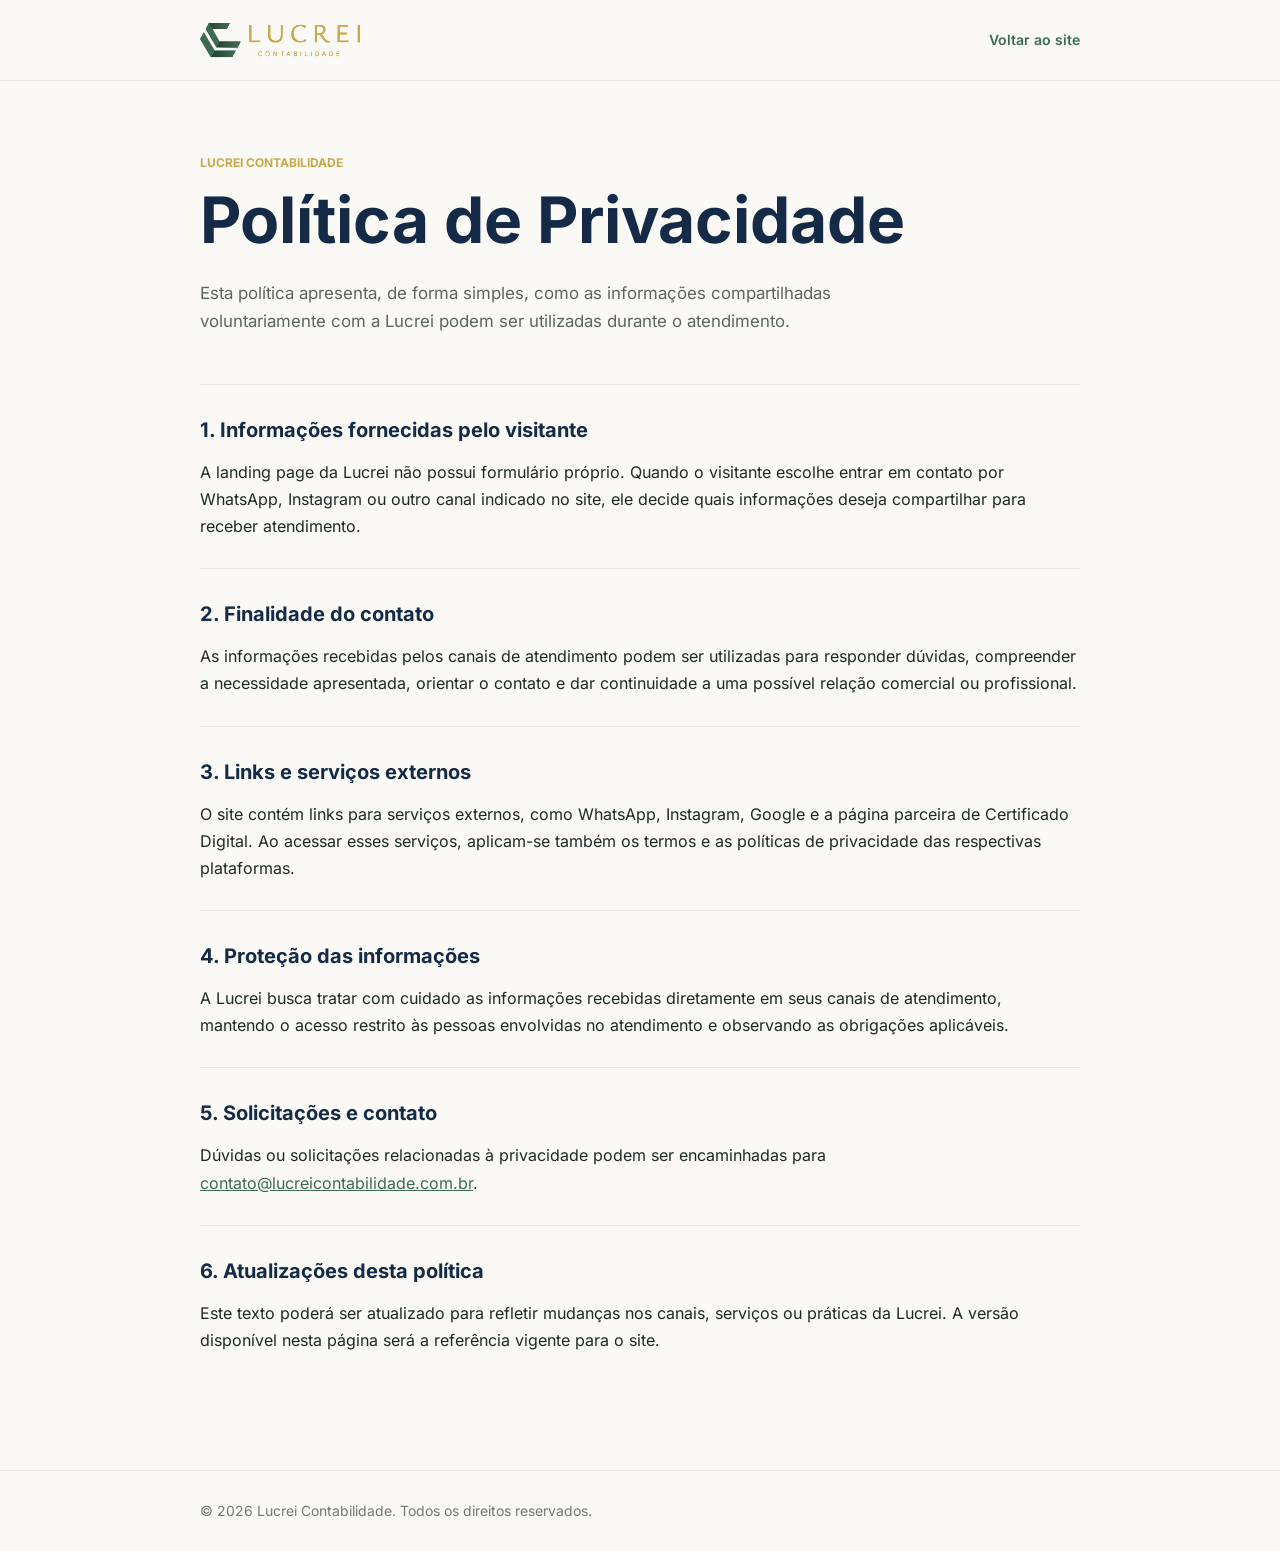
<file: politica-de-privacidade.html>
<!doctype html>
<html lang="pt-BR">
  <head>
    <meta charset="UTF-8" />
    <meta name="viewport" content="width=device-width, initial-scale=1.0" />
    <meta name="description" content="Política de Privacidade da Lucrei Contabilidade." />
    <title>Política de Privacidade | Lucrei Contabilidade</title>
    <link rel="icon" type="image/svg+xml" href="assets/lucrei-logo-oficial-verde-dourada.svg" />
    <link rel="stylesheet" href="assets/fonts.css" />
    <style>
      :root {
        --green: #3d6b4f;
        --gold: #c9a84c;
        --navy: #152a47;
        --ink: #1f2924;
        --warm-white: #faf9f6;
      }

      * { box-sizing: border-box; }

      body {
        margin: 0;
        color: var(--ink);
        background: var(--warm-white);
        font-family: Inter, ui-sans-serif, system-ui, sans-serif;
        line-height: 1.7;
      }

      header {
        border-bottom: 1px solid rgba(61, 107, 79, 0.12);
        background: rgba(250, 249, 246, 0.96);
      }

      .shell {
        width: min(880px, calc(100% - 32px));
        margin-inline: auto;
      }

      .header-inner {
        display: flex;
        min-height: 80px;
        align-items: center;
        justify-content: space-between;
        gap: 24px;
      }

      .logo {
        display: block;
        width: auto;
        height: 48px;
        max-width: 180px;
      }

      .back-link {
        color: var(--green);
        font-size: 0.875rem;
        font-weight: 600;
        text-decoration: none;
      }

      main { padding: 72px 0 88px; }

      .eyebrow {
        margin: 0 0 12px;
        color: var(--gold);
        font-size: 0.75rem;
        font-weight: 700;
        text-transform: uppercase;
      }

      h1 {
        max-width: 720px;
        margin: 0;
        color: var(--navy);
        font-size: clamp(2.25rem, 5vw, 4rem);
        line-height: 1.08;
      }

      .intro {
        max-width: 720px;
        margin: 24px 0 48px;
        color: rgba(31, 41, 36, 0.72);
        font-size: 1.05rem;
      }

      section {
        padding: 28px 0;
        border-top: 1px solid rgba(61, 107, 79, 0.12);
      }

      h2 {
        margin: 0 0 12px;
        color: var(--navy);
        font-size: 1.25rem;
      }

      p { margin: 0; }
      p + p { margin-top: 12px; }
      a { color: var(--green); }

      footer {
        padding: 28px 0;
        border-top: 1px solid rgba(61, 107, 79, 0.12);
        color: rgba(31, 41, 36, 0.62);
        font-size: 0.875rem;
      }

      @media (max-width: 520px) {
        .header-inner { min-height: 72px; }
        .logo { height: 40px; max-width: 150px; }
        main { padding-top: 52px; }
      }
    </style>
  </head>
  <body>
    <header>
      <div class="shell header-inner">
        <a href="index.html" aria-label="Voltar para a página inicial da Lucrei">
          <img class="logo" src="assets/lucrei-logo-oficial-verde-dourada.svg?v=20260901" alt="Lucrei Contabilidade" />
        </a>
        <a class="back-link" href="index.html">Voltar ao site</a>
      </div>
    </header>

    <main>
      <article class="shell">
        <p class="eyebrow">Lucrei Contabilidade</p>
        <h1>Política de Privacidade</h1>
        <p class="intro">
          Esta política apresenta, de forma simples, como as informações compartilhadas voluntariamente com a Lucrei podem ser utilizadas durante o atendimento.
        </p>

        <section>
          <h2>1. Informações fornecidas pelo visitante</h2>
          <p>
            A landing page da Lucrei não possui formulário próprio. Quando o visitante escolhe entrar em contato por WhatsApp, Instagram ou outro canal indicado no site, ele decide quais informações deseja compartilhar para receber atendimento.
          </p>
        </section>

        <section>
          <h2>2. Finalidade do contato</h2>
          <p>
            As informações recebidas pelos canais de atendimento podem ser utilizadas para responder dúvidas, compreender a necessidade apresentada, orientar o contato e dar continuidade a uma possível relação comercial ou profissional.
          </p>
        </section>

        <section>
          <h2>3. Links e serviços externos</h2>
          <p>
            O site contém links para serviços externos, como WhatsApp, Instagram, Google e a página parceira de Certificado Digital. Ao acessar esses serviços, aplicam-se também os termos e as políticas de privacidade das respectivas plataformas.
          </p>
        </section>

        <section>
          <h2>4. Proteção das informações</h2>
          <p>
            A Lucrei busca tratar com cuidado as informações recebidas diretamente em seus canais de atendimento, mantendo o acesso restrito às pessoas envolvidas no atendimento e observando as obrigações aplicáveis.
          </p>
        </section>

        <section>
          <h2>5. Solicitações e contato</h2>
          <p>
            Dúvidas ou solicitações relacionadas à privacidade podem ser encaminhadas para <a href="mailto:contato@lucreicontabilidade.com.br">contato@lucreicontabilidade.com.br</a>.
          </p>
        </section>

        <section>
          <h2>6. Atualizações desta política</h2>
          <p>
            Este texto poderá ser atualizado para refletir mudanças nos canais, serviços ou práticas da Lucrei. A versão disponível nesta página será a referência vigente para o site.
          </p>
        </section>
      </article>
    </main>

    <footer>
      <div class="shell">© 2026 Lucrei Contabilidade. Todos os direitos reservados.</div>
    </footer>
  </body>
</html>
</file>
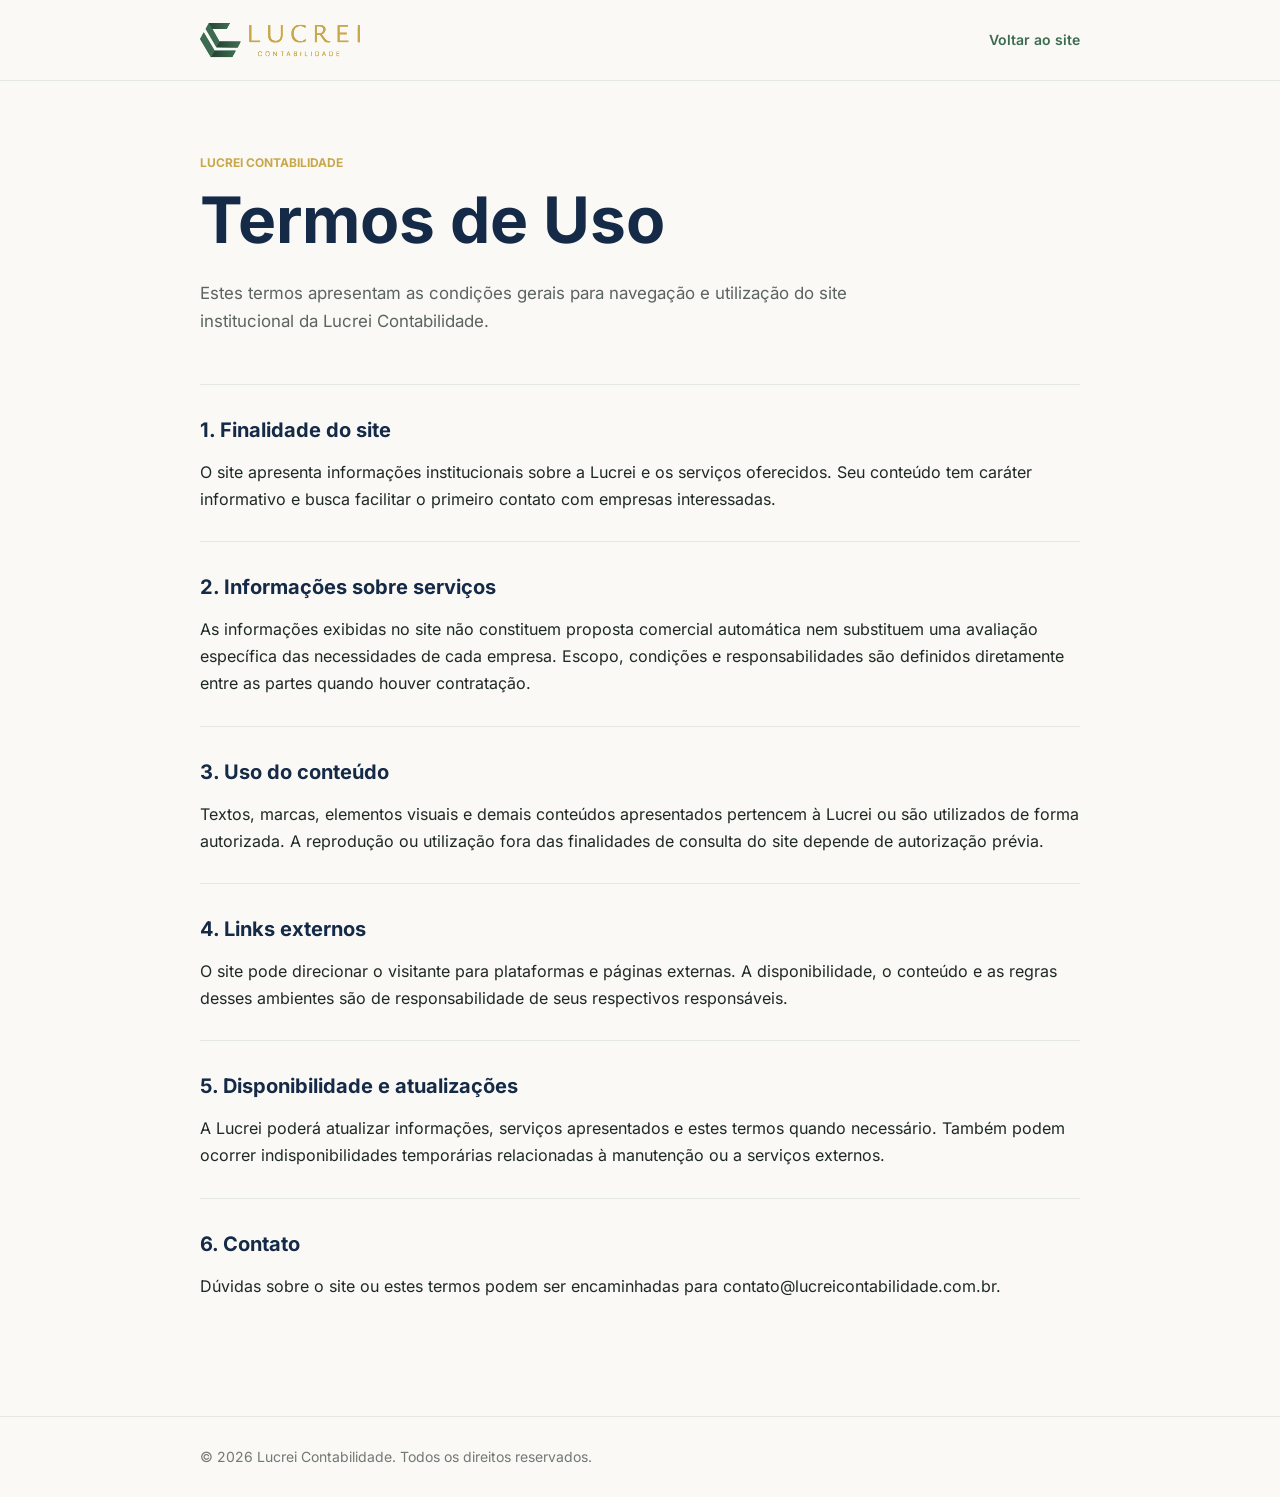
<file: termos-de-uso.html>
<!doctype html>
<html lang="pt-BR">
  <head>
    <meta charset="UTF-8" />
    <meta name="viewport" content="width=device-width, initial-scale=1.0" />
    <meta name="description" content="Termos de Uso do site da Lucrei Contabilidade." />
    <title>Termos de Uso | Lucrei Contabilidade</title>
    <link rel="icon" type="image/svg+xml" href="assets/lucrei-logo-oficial-verde-dourada.svg" />
    <link rel="stylesheet" href="assets/fonts.css" />
    <style>
      :root {
        --green: #3d6b4f;
        --gold: #c9a84c;
        --navy: #152a47;
        --ink: #1f2924;
        --warm-white: #faf9f6;
      }

      * { box-sizing: border-box; }

      body {
        margin: 0;
        color: var(--ink);
        background: var(--warm-white);
        font-family: Inter, ui-sans-serif, system-ui, sans-serif;
        line-height: 1.7;
      }

      header {
        border-bottom: 1px solid rgba(61, 107, 79, 0.12);
        background: rgba(250, 249, 246, 0.96);
      }

      .shell {
        width: min(880px, calc(100% - 32px));
        margin-inline: auto;
      }

      .header-inner {
        display: flex;
        min-height: 80px;
        align-items: center;
        justify-content: space-between;
        gap: 24px;
      }

      .logo {
        display: block;
        width: auto;
        height: 48px;
        max-width: 180px;
      }

      .back-link {
        color: var(--green);
        font-size: 0.875rem;
        font-weight: 600;
        text-decoration: none;
      }

      main { padding: 72px 0 88px; }

      .eyebrow {
        margin: 0 0 12px;
        color: var(--gold);
        font-size: 0.75rem;
        font-weight: 700;
        text-transform: uppercase;
      }

      h1 {
        max-width: 720px;
        margin: 0;
        color: var(--navy);
        font-size: clamp(2.25rem, 5vw, 4rem);
        line-height: 1.08;
      }

      .intro {
        max-width: 720px;
        margin: 24px 0 48px;
        color: rgba(31, 41, 36, 0.72);
        font-size: 1.05rem;
      }

      section {
        padding: 28px 0;
        border-top: 1px solid rgba(61, 107, 79, 0.12);
      }

      h2 {
        margin: 0 0 12px;
        color: var(--navy);
        font-size: 1.25rem;
      }

      p { margin: 0; }
      p + p { margin-top: 12px; }

      footer {
        padding: 28px 0;
        border-top: 1px solid rgba(61, 107, 79, 0.12);
        color: rgba(31, 41, 36, 0.62);
        font-size: 0.875rem;
      }

      @media (max-width: 520px) {
        .header-inner { min-height: 72px; }
        .logo { height: 40px; max-width: 150px; }
        main { padding-top: 52px; }
      }
    </style>
  </head>
  <body>
    <header>
      <div class="shell header-inner">
        <a href="index.html" aria-label="Voltar para a página inicial da Lucrei">
          <img class="logo" src="assets/lucrei-logo-oficial-verde-dourada.svg?v=20260901" alt="Lucrei Contabilidade" />
        </a>
        <a class="back-link" href="index.html">Voltar ao site</a>
      </div>
    </header>

    <main>
      <article class="shell">
        <p class="eyebrow">Lucrei Contabilidade</p>
        <h1>Termos de Uso</h1>
        <p class="intro">
          Estes termos apresentam as condições gerais para navegação e utilização do site institucional da Lucrei Contabilidade.
        </p>

        <section>
          <h2>1. Finalidade do site</h2>
          <p>
            O site apresenta informações institucionais sobre a Lucrei e os serviços oferecidos. Seu conteúdo tem caráter informativo e busca facilitar o primeiro contato com empresas interessadas.
          </p>
        </section>

        <section>
          <h2>2. Informações sobre serviços</h2>
          <p>
            As informações exibidas no site não constituem proposta comercial automática nem substituem uma avaliação específica das necessidades de cada empresa. Escopo, condições e responsabilidades são definidos diretamente entre as partes quando houver contratação.
          </p>
        </section>

        <section>
          <h2>3. Uso do conteúdo</h2>
          <p>
            Textos, marcas, elementos visuais e demais conteúdos apresentados pertencem à Lucrei ou são utilizados de forma autorizada. A reprodução ou utilização fora das finalidades de consulta do site depende de autorização prévia.
          </p>
        </section>

        <section>
          <h2>4. Links externos</h2>
          <p>
            O site pode direcionar o visitante para plataformas e páginas externas. A disponibilidade, o conteúdo e as regras desses ambientes são de responsabilidade de seus respectivos responsáveis.
          </p>
        </section>

        <section>
          <h2>5. Disponibilidade e atualizações</h2>
          <p>
            A Lucrei poderá atualizar informações, serviços apresentados e estes termos quando necessário. Também podem ocorrer indisponibilidades temporárias relacionadas à manutenção ou a serviços externos.
          </p>
        </section>

        <section>
          <h2>6. Contato</h2>
          <p>
            Dúvidas sobre o site ou estes termos podem ser encaminhadas para contato@lucreicontabilidade.com.br.
          </p>
        </section>
      </article>
    </main>

    <footer>
      <div class="shell">© 2026 Lucrei Contabilidade. Todos os direitos reservados.</div>
    </footer>
  </body>
</html>
</file>
<file: assets/fonts.css>
@font-face {
  font-family: "Inter";
  font-style: normal;
  font-weight: 400 800;
  font-display: swap;
  src: url("fonts/inter-latin.woff2") format("woff2");
}
</file>
<file: assets/styles.css>
*,:after,:before{--tw-border-spacing-x:0;--tw-border-spacing-y:0;--tw-translate-x:0;--tw-translate-y:0;--tw-rotate:0;--tw-skew-x:0;--tw-skew-y:0;--tw-scale-x:1;--tw-scale-y:1;--tw-pan-x: ;--tw-pan-y: ;--tw-pinch-zoom: ;--tw-scroll-snap-strictness:proximity;--tw-gradient-from-position: ;--tw-gradient-via-position: ;--tw-gradient-to-position: ;--tw-ordinal: ;--tw-slashed-zero: ;--tw-numeric-figure: ;--tw-numeric-spacing: ;--tw-numeric-fraction: ;--tw-ring-inset: ;--tw-ring-offset-width:0px;--tw-ring-offset-color:#fff;--tw-ring-color:rgba(59,130,246,.5);--tw-ring-offset-shadow:0 0 #0000;--tw-ring-shadow:0 0 #0000;--tw-shadow:0 0 #0000;--tw-shadow-colored:0 0 #0000;--tw-blur: ;--tw-brightness: ;--tw-contrast: ;--tw-grayscale: ;--tw-hue-rotate: ;--tw-invert: ;--tw-saturate: ;--tw-sepia: ;--tw-drop-shadow: ;--tw-backdrop-blur: ;--tw-backdrop-brightness: ;--tw-backdrop-contrast: ;--tw-backdrop-grayscale: ;--tw-backdrop-hue-rotate: ;--tw-backdrop-invert: ;--tw-backdrop-opacity: ;--tw-backdrop-saturate: ;--tw-backdrop-sepia: ;--tw-contain-size: ;--tw-contain-layout: ;--tw-contain-paint: ;--tw-contain-style: }::backdrop{--tw-border-spacing-x:0;--tw-border-spacing-y:0;--tw-translate-x:0;--tw-translate-y:0;--tw-rotate:0;--tw-skew-x:0;--tw-skew-y:0;--tw-scale-x:1;--tw-scale-y:1;--tw-pan-x: ;--tw-pan-y: ;--tw-pinch-zoom: ;--tw-scroll-snap-strictness:proximity;--tw-gradient-from-position: ;--tw-gradient-via-position: ;--tw-gradient-to-position: ;--tw-ordinal: ;--tw-slashed-zero: ;--tw-numeric-figure: ;--tw-numeric-spacing: ;--tw-numeric-fraction: ;--tw-ring-inset: ;--tw-ring-offset-width:0px;--tw-ring-offset-color:#fff;--tw-ring-color:rgba(59,130,246,.5);--tw-ring-offset-shadow:0 0 #0000;--tw-ring-shadow:0 0 #0000;--tw-shadow:0 0 #0000;--tw-shadow-colored:0 0 #0000;--tw-blur: ;--tw-brightness: ;--tw-contrast: ;--tw-grayscale: ;--tw-hue-rotate: ;--tw-invert: ;--tw-saturate: ;--tw-sepia: ;--tw-drop-shadow: ;--tw-backdrop-blur: ;--tw-backdrop-brightness: ;--tw-backdrop-contrast: ;--tw-backdrop-grayscale: ;--tw-backdrop-hue-rotate: ;--tw-backdrop-invert: ;--tw-backdrop-opacity: ;--tw-backdrop-saturate: ;--tw-backdrop-sepia: ;--tw-contain-size: ;--tw-contain-layout: ;--tw-contain-paint: ;--tw-contain-style: }/*! tailwindcss v3.4.17 | MIT License | https://tailwindcss.com*/*,:after,:before{box-sizing:border-box;border:0 solid #e5e7eb}:after,:before{--tw-content:""}:host,html{line-height:1.5;-webkit-text-size-adjust:100%;-moz-tab-size:4;-o-tab-size:4;tab-size:4;font-family:ui-sans-serif,system-ui,sans-serif,Apple Color Emoji,Segoe UI Emoji,Segoe UI Symbol,Noto Color Emoji;font-feature-settings:normal;font-variation-settings:normal;-webkit-tap-highlight-color:transparent}body{margin:0;line-height:inherit}hr{height:0;color:inherit;border-top-width:1px}abbr:where([title]){-webkit-text-decoration:underline dotted;text-decoration:underline dotted}h1,h2,h3,h4,h5,h6{font-size:inherit;font-weight:inherit}a{color:inherit;text-decoration:inherit}b,strong{font-weight:bolder}code,kbd,pre,samp{font-family:ui-monospace,SFMono-Regular,Menlo,Monaco,Consolas,Liberation Mono,Courier New,monospace;font-feature-settings:normal;font-variation-settings:normal;font-size:1em}small{font-size:80%}sub,sup{font-size:75%;line-height:0;position:relative;vertical-align:baseline}sub{bottom:-.25em}sup{top:-.5em}table{text-indent:0;border-color:inherit;border-collapse:collapse}button,input,optgroup,select,textarea{font-family:inherit;font-feature-settings:inherit;font-variation-settings:inherit;font-size:100%;font-weight:inherit;line-height:inherit;letter-spacing:inherit;color:inherit;margin:0;padding:0}button,select{text-transform:none}button,input:where([type=button]),input:where([type=reset]),input:where([type=submit]){-webkit-appearance:button;background-color:transparent;background-image:none}:-moz-focusring{outline:auto}:-moz-ui-invalid{box-shadow:none}progress{vertical-align:baseline}::-webkit-inner-spin-button,::-webkit-outer-spin-button{height:auto}[type=search]{-webkit-appearance:textfield;outline-offset:-2px}::-webkit-search-decoration{-webkit-appearance:none}::-webkit-file-upload-button{-webkit-appearance:button;font:inherit}summary{display:list-item}blockquote,dd,dl,figure,h1,h2,h3,h4,h5,h6,hr,p,pre{margin:0}fieldset{margin:0}fieldset,legend{padding:0}menu,ol,ul{list-style:none;margin:0;padding:0}dialog{padding:0}textarea{resize:vertical}input::-moz-placeholder,textarea::-moz-placeholder{opacity:1;color:#9ca3af}input::placeholder,textarea::placeholder{opacity:1;color:#9ca3af}[role=button],button{cursor:pointer}:disabled{cursor:default}audio,canvas,embed,iframe,img,object,svg,video{display:block;vertical-align:middle}img,video{max-width:100%;height:auto}[hidden]:where(:not([hidden=until-found])){display:none}.fixed{position:fixed}.absolute{position:absolute}.relative{position:relative}.inset-x-0{left:0;right:0}.left-0{left:0}.right-5{right:1.25rem}.top-0{top:0}.top-5{top:1.25rem}.isolate{isolation:isolate}.z-50{z-index:50}.mx-auto{margin-left:auto;margin-right:auto}.mt-1{margin-top:.25rem}.mt-1\.5{margin-top:.375rem}.mt-10{margin-top:2.5rem}.mt-2\.5{margin-top:.625rem}.mt-3{margin-top:.75rem}.mt-4{margin-top:1rem}.mt-5{margin-top:1.25rem}.mt-6{margin-top:1.5rem}.mt-7{margin-top:1.75rem}.mt-8{margin-top:2rem}.mt-9{margin-top:2.25rem}.block{display:block}.inline{display:inline}.flex{display:flex}.inline-flex{display:inline-flex}.grid{display:grid}.hidden{display:none}.aspect-square{aspect-ratio:1/1}.h-1{height:.25rem}.h-10{height:2.5rem}.h-11{height:2.75rem}.h-12{height:3rem}.h-20{height:5rem}.h-3\.5{height:.875rem}.h-4{height:1rem}.h-5{height:1.25rem}.h-\[320px\]{height:320px}.h-full{height:100%}.h-px{height:1px}.min-h-\[190px\]{min-height:190px}.min-h-\[196px\]{min-height:196px}.min-h-\[210px\]{min-height:210px}.w-10{width:2.5rem}.w-11{width:2.75rem}.w-12{width:3rem}.w-14{width:3.5rem}.w-3\.5{width:.875rem}.w-4{width:1rem}.w-5{width:1.25rem}.w-9{width:2.25rem}.w-auto{width:auto}.w-full{width:100%}.min-w-0{min-width:0}.max-w-2xl{max-width:42rem}.max-w-3xl{max-width:48rem}.max-w-\[1080px\]{max-width:1080px}.max-w-\[170px\]{max-width:170px}.max-w-\[180px\]{max-width:180px}.max-w-\[500px\]{max-width:500px}.max-w-\[520px\]{max-width:520px}.max-w-\[540px\]{max-width:540px}.max-w-\[600px\]{max-width:600px}.max-w-\[620px\]{max-width:620px}.max-w-\[720px\]{max-width:720px}.flex-1{flex:1 1 0%}.shrink-0{flex-shrink:0}.transform{transform:translate(var(--tw-translate-x),var(--tw-translate-y)) rotate(var(--tw-rotate)) skewX(var(--tw-skew-x)) skewY(var(--tw-skew-y)) scaleX(var(--tw-scale-x)) scaleY(var(--tw-scale-y))}.cursor-pointer{cursor:pointer}.resize{resize:both}.auto-rows-fr{grid-auto-rows:minmax(0,1fr)}.grid-cols-2{grid-template-columns:repeat(2,minmax(0,1fr))}.grid-cols-\[2\.5rem_minmax\(0\2c 1fr\)\]{grid-template-columns:2.5rem minmax(0,1fr)}.flex-col{flex-direction:column}.flex-wrap{flex-wrap:wrap}.place-items-center{place-items:center}.items-start{align-items:flex-start}.items-end{align-items:flex-end}.items-center{align-items:center}.items-stretch{align-items:stretch}.justify-center{justify-content:center}.justify-between{justify-content:space-between}.gap-0\.5{gap:.125rem}.gap-1{gap:.25rem}.gap-1\.5{gap:.375rem}.gap-10{gap:2.5rem}.gap-12{gap:3rem}.gap-2\.5{gap:.625rem}.gap-3{gap:.75rem}.gap-4{gap:1rem}.gap-5{gap:1.25rem}.gap-6{gap:1.5rem}.gap-8{gap:2rem}.gap-x-3{-moz-column-gap:.75rem;column-gap:.75rem}.gap-x-5{-moz-column-gap:1.25rem;column-gap:1.25rem}.gap-y-2{row-gap:.5rem}.space-y-3>:not([hidden])~:not([hidden]){--tw-space-y-reverse:0;margin-top:calc(.75rem*(1 - var(--tw-space-y-reverse)));margin-bottom:calc(.75rem*var(--tw-space-y-reverse))}.space-y-4>:not([hidden])~:not([hidden]){--tw-space-y-reverse:0;margin-top:calc(1rem*(1 - var(--tw-space-y-reverse)));margin-bottom:calc(1rem*var(--tw-space-y-reverse))}.self-center{align-self:center}.self-stretch{align-self:stretch}.overflow-hidden{overflow:hidden}.scroll-smooth{scroll-behavior:smooth}.rounded{border-radius:.25rem}.rounded-full{border-radius:9999px}.rounded-lg{border-radius:.5rem}.rounded-md{border-radius:.375rem}.border{border-width:1px}.border-b{border-bottom-width:1px}.border-t{border-top-width:1px}.border-\[\#3D6B4F\]\/10{border-color:rgba(61,107,79,.1)}.border-\[\#3D6B4F\]\/15{border-color:rgba(61,107,79,.15)}.border-\[\#3D6B4F\]\/20{border-color:rgba(61,107,79,.2)}.border-\[\#4285F4\]\/35{border-color:rgba(66,133,244,.35)}.border-\[\#C9A84C\]\/35{border-color:rgba(201,168,76,.35)}.border-white\/10{border-color:hsla(0,0%,100%,.1)}.bg-\[\#152A47\]{--tw-bg-opacity:1;background-color:rgb(21 42 71/var(--tw-bg-opacity,1))}.bg-\[\#294D38\]{--tw-bg-opacity:1;background-color:rgb(41 77 56/var(--tw-bg-opacity,1))}.bg-\[\#34434A\]{--tw-bg-opacity:1;background-color:rgb(52 67 74/var(--tw-bg-opacity,1))}.bg-\[\#3D6B4F\]{--tw-bg-opacity:1;background-color:rgb(61 107 79/var(--tw-bg-opacity,1))}.bg-\[\#C9A84C\]{--tw-bg-opacity:1;background-color:rgb(201 168 76/var(--tw-bg-opacity,1))}.bg-\[\#E7DECD\]{--tw-bg-opacity:1;background-color:rgb(231 222 205/var(--tw-bg-opacity,1))}.bg-\[\#E8EEF4\]{--tw-bg-opacity:1;background-color:rgb(232 238 244/var(--tw-bg-opacity,1))}.bg-\[\#E8F1EC\]{--tw-bg-opacity:1;background-color:rgb(232 241 236/var(--tw-bg-opacity,1))}.bg-\[\#F1F3F2\]{--tw-bg-opacity:1;background-color:rgb(241 243 242/var(--tw-bg-opacity,1))}.bg-\[\#F2E9DA\]{--tw-bg-opacity:1;background-color:rgb(242 233 218/var(--tw-bg-opacity,1))}.bg-\[\#FAF9F6\]{--tw-bg-opacity:1;background-color:rgb(250 249 246/var(--tw-bg-opacity,1))}.bg-white{--tw-bg-opacity:1;background-color:rgb(255 255 255/var(--tw-bg-opacity,1))}.bg-no-repeat{background-repeat:no-repeat}.fill-current{fill:currentColor}.object-contain{-o-object-fit:contain;object-fit:contain}.object-cover{-o-object-fit:cover;object-fit:cover}.object-center{-o-object-position:center;object-position:center}.p-5{padding:1.25rem}.p-6{padding:1.5rem}.p-7{padding:1.75rem}.px-3{padding-left:.75rem;padding-right:.75rem}.px-5{padding-left:1.25rem;padding-right:1.25rem}.px-6{padding-left:1.5rem;padding-right:1.5rem}.px-7{padding-left:1.75rem;padding-right:1.75rem}.py-10{padding-top:2.5rem;padding-bottom:2.5rem}.py-20{padding-top:5rem;padding-bottom:5rem}.py-24{padding-top:6rem;padding-bottom:6rem}.py-3{padding-top:.75rem;padding-bottom:.75rem}.py-4{padding-top:1rem;padding-bottom:1rem}.py-5{padding-top:1.25rem;padding-bottom:1.25rem}.py-\[1\.05rem\]{padding-top:1.05rem;padding-bottom:1.05rem}.pb-16{padding-bottom:4rem}.pb-4{padding-bottom:1rem}.pb-5{padding-bottom:1.25rem}.pt-0\.5{padding-top:.125rem}.pt-20{padding-top:5rem}.pt-4{padding-top:1rem}.text-left{text-align:left}.text-center{text-align:center}.text-3xl{font-size:1.875rem;line-height:2.25rem}.text-4xl{font-size:2.25rem;line-height:2.5rem}.text-\[0\.6rem\]{font-size:.6rem}.text-\[0\.8125rem\]{font-size:.8125rem}.text-base{font-size:1rem;line-height:1.5rem}.text-lg{font-size:1.125rem;line-height:1.75rem}.text-sm{font-size:.875rem;line-height:1.25rem}.text-xl{font-size:1.25rem;line-height:1.75rem}.text-xs{font-size:.75rem;line-height:1rem}.font-bold{font-weight:700}.font-medium{font-weight:500}.font-semibold{font-weight:600}.uppercase{text-transform:uppercase}.leading-5{line-height:1.25rem}.leading-6{line-height:1.5rem}.leading-7{line-height:1.75rem}.leading-8{line-height:2rem}.leading-\[1\.02\]{line-height:1.02}.leading-tight{line-height:1.25}.tracking-\[0\.08em\]{letter-spacing:.08em}.tracking-\[0\.12em\]{letter-spacing:.12em}.text-\[\#152A47\]{--tw-text-opacity:1;color:rgb(21 42 71/var(--tw-text-opacity,1))}.text-\[\#1F2924\]\/60{color:rgba(31,41,36,.6)}.text-\[\#1F2924\]\/65{color:rgba(31,41,36,.65)}.text-\[\#1F2924\]\/70{color:rgba(31,41,36,.7)}.text-\[\#1F2924\]\/75{color:rgba(31,41,36,.75)}.text-\[\#3D6B4F\]{--tw-text-opacity:1;color:rgb(61 107 79/var(--tw-text-opacity,1))}.text-\[\#4285F4\]{--tw-text-opacity:1;color:rgb(66 133 244/var(--tw-text-opacity,1))}.text-\[\#B8BDBA\]{--tw-text-opacity:1;color:rgb(184 189 186/var(--tw-text-opacity,1))}.text-\[\#C9A84C\]{--tw-text-opacity:1;color:rgb(201 168 76/var(--tw-text-opacity,1))}.text-\[\#E7E9E6\]{--tw-text-opacity:1;color:rgb(231 233 230/var(--tw-text-opacity,1))}.text-\[\#F5F4F0\]{--tw-text-opacity:1;color:rgb(245 244 240/var(--tw-text-opacity,1))}.text-\[\#F6C544\]{--tw-text-opacity:1;color:rgb(246 197 68/var(--tw-text-opacity,1))}.text-\[\#FAF9F6\]{--tw-text-opacity:1;color:rgb(250 249 246/var(--tw-text-opacity,1))}.text-white\/75{color:hsla(0,0%,100%,.75)}.antialiased{-webkit-font-smoothing:antialiased;-moz-osx-font-smoothing:grayscale}.shadow-\[0_16px_38px_rgba\(21\2c 42\2c 71\2c 0\.06\)\]{--tw-shadow:0 16px 38px rgba(21,42,71,.06);--tw-shadow-colored:0 16px 38px var(--tw-shadow-color);box-shadow:var(--tw-ring-offset-shadow,0 0 #0000),var(--tw-ring-shadow,0 0 #0000),var(--tw-shadow)}.shadow-\[0_16px_38px_rgba\(21\2c 42\2c 71\2c 0\.16\)\]{--tw-shadow:0 16px 38px rgba(21,42,71,.16);--tw-shadow-colored:0 16px 38px var(--tw-shadow-color);box-shadow:var(--tw-ring-offset-shadow,0 0 #0000),var(--tw-ring-shadow,0 0 #0000),var(--tw-shadow)}.shadow-\[0_20px_46px_rgba\(21\2c 42\2c 71\2c 0\.08\)\]{--tw-shadow:0 20px 46px rgba(21,42,71,.08);--tw-shadow-colored:0 20px 46px var(--tw-shadow-color);box-shadow:var(--tw-ring-offset-shadow,0 0 #0000),var(--tw-ring-shadow,0 0 #0000),var(--tw-shadow)}.shadow-\[0_20px_54px_rgba\(21\2c 42\2c 71\2c 0\.10\)\]{--tw-shadow:0 20px 54px rgba(21,42,71,.1);--tw-shadow-colored:0 20px 54px var(--tw-shadow-color);box-shadow:var(--tw-ring-offset-shadow,0 0 #0000),var(--tw-ring-shadow,0 0 #0000),var(--tw-shadow)}.shadow-\[0_22px_70px_rgba\(21\2c 42\2c 71\2c 0\.09\)\]{--tw-shadow:0 22px 70px rgba(21,42,71,.09);--tw-shadow-colored:0 22px 70px var(--tw-shadow-color);box-shadow:var(--tw-ring-offset-shadow,0 0 #0000),var(--tw-ring-shadow,0 0 #0000),var(--tw-shadow)}.shadow-\[0_24px_70px_rgba\(21\2c 42\2c 71\2c 0\.14\)\]{--tw-shadow:0 24px 70px rgba(21,42,71,.14);--tw-shadow-colored:0 24px 70px var(--tw-shadow-color);box-shadow:var(--tw-ring-offset-shadow,0 0 #0000),var(--tw-ring-shadow,0 0 #0000),var(--tw-shadow)}.outline{outline-style:solid}.blur{--tw-blur:blur(8px)}.blur,.contrast-125{filter:var(--tw-blur) var(--tw-brightness) var(--tw-contrast) var(--tw-grayscale) var(--tw-hue-rotate) var(--tw-invert) var(--tw-saturate) var(--tw-sepia) var(--tw-drop-shadow)}.contrast-125{--tw-contrast:contrast(1.25)}.filter{filter:var(--tw-blur) var(--tw-brightness) var(--tw-contrast) var(--tw-grayscale) var(--tw-hue-rotate) var(--tw-invert) var(--tw-saturate) var(--tw-sepia) var(--tw-drop-shadow)}.backdrop-blur{--tw-backdrop-blur:blur(8px);-webkit-backdrop-filter:var(--tw-backdrop-blur) var(--tw-backdrop-brightness) var(--tw-backdrop-contrast) var(--tw-backdrop-grayscale) var(--tw-backdrop-hue-rotate) var(--tw-backdrop-invert) var(--tw-backdrop-opacity) var(--tw-backdrop-saturate) var(--tw-backdrop-sepia);backdrop-filter:var(--tw-backdrop-blur) var(--tw-backdrop-brightness) var(--tw-backdrop-contrast) var(--tw-backdrop-grayscale) var(--tw-backdrop-hue-rotate) var(--tw-backdrop-invert) var(--tw-backdrop-opacity) var(--tw-backdrop-saturate) var(--tw-backdrop-sepia)}.transition{transition-property:color,background-color,border-color,text-decoration-color,fill,stroke,opacity,box-shadow,transform,filter,-webkit-backdrop-filter;transition-property:color,background-color,border-color,text-decoration-color,fill,stroke,opacity,box-shadow,transform,filter,backdrop-filter;transition-property:color,background-color,border-color,text-decoration-color,fill,stroke,opacity,box-shadow,transform,filter,backdrop-filter,-webkit-backdrop-filter;transition-timing-function:cubic-bezier(.4,0,.2,1);transition-duration:.15s}.transition-colors{transition-property:color,background-color,border-color,text-decoration-color,fill,stroke;transition-timing-function:cubic-bezier(.4,0,.2,1);transition-duration:.15s}.duration-200{transition-duration:.2s}.hover\:border-\[\#3D6B4F\]:hover{--tw-border-opacity:1;border-color:rgb(61 107 79/var(--tw-border-opacity,1))}.hover\:border-\[\#C9A84C\]:hover{--tw-border-opacity:1;border-color:rgb(201 168 76/var(--tw-border-opacity,1))}.hover\:border-\[\#D7B64D\]:hover{--tw-border-opacity:1;border-color:rgb(215 182 77/var(--tw-border-opacity,1))}.hover\:bg-\[\#3D6B4F\]:hover{--tw-bg-opacity:1;background-color:rgb(61 107 79/var(--tw-bg-opacity,1))}.hover\:bg-\[\#E7DECD\]:hover{--tw-bg-opacity:1;background-color:rgb(231 222 205/var(--tw-bg-opacity,1))}.hover\:bg-\[\#E7DECD\]\/55:hover{background-color:hsla(39,35%,85%,.55)}.hover\:text-\[\#3D6B4F\]:hover{--tw-text-opacity:1;color:rgb(61 107 79/var(--tw-text-opacity,1))}.hover\:text-\[\#D7B64D\]:hover{--tw-text-opacity:1;color:rgb(215 182 77/var(--tw-text-opacity,1))}.hover\:text-\[\#FAF9F6\]:hover{--tw-text-opacity:1;color:rgb(250 249 246/var(--tw-text-opacity,1))}.disabled\:cursor-not-allowed:disabled{cursor:not-allowed}.disabled\:opacity-30:disabled{opacity:.3}@media (min-width:640px){.sm\:flex{display:flex}.sm\:h-\[380px\]{height:380px}.sm\:w-auto{width:auto}.sm\:grid-cols-2{grid-template-columns:repeat(2,minmax(0,1fr))}}@media (min-width:768px){.md\:h-\[450px\]{height:450px}.md\:grid-cols-2{grid-template-columns:repeat(2,minmax(0,1fr))}.md\:flex-row{flex-direction:row}.md\:items-start{align-items:flex-start}.md\:justify-end{justify-content:flex-end}.md\:justify-between{justify-content:space-between}.md\:p-10{padding:2.5rem}.md\:py-28{padding-top:7rem;padding-bottom:7rem}.md\:py-32{padding-top:8rem;padding-bottom:8rem}.md\:pb-16{padding-bottom:4rem}.md\:pt-20{padding-top:5rem}.md\:text-right{text-align:right}.md\:text-2xl{font-size:1.5rem;line-height:2rem}.md\:text-5xl{font-size:3rem;line-height:1}.md\:text-6xl{font-size:3.75rem;line-height:1}.md\:text-\[2\.65rem\]{font-size:2.65rem}.md\:text-\[2\.7rem\]{font-size:2.7rem}.md\:text-lg{font-size:1.125rem;line-height:1.75rem}.md\:leading-8{line-height:2rem}}@media (min-width:1024px){.lg\:block{display:block}.lg\:flex{display:flex}.lg\:inline-flex{display:inline-flex}.lg\:hidden{display:none}.lg\:aspect-\[4\/3\]{aspect-ratio:4/3}.lg\:h-12{height:3rem}.lg\:h-auto{height:auto}.lg\:min-h-\[740px\]{min-height:740px}.lg\:min-h-\[calc\(100vh-144px\)\]{min-height:calc(100vh - 144px)}.lg\:max-w-\[13\.5rem\]{max-width:13.5rem}.lg\:max-w-\[14rem\]{max-width:14rem}.lg\:max-w-\[440px\]{max-width:440px}.lg\:grid-cols-3{grid-template-columns:repeat(3,minmax(0,1fr))}.lg\:grid-cols-4{grid-template-columns:repeat(4,minmax(0,1fr))}.lg\:grid-cols-\[0\.44fr_0\.56fr\]{grid-template-columns:.44fr .56fr}.lg\:grid-cols-\[0\.8fr_1\.2fr\]{grid-template-columns:.8fr 1.2fr}.lg\:grid-cols-\[0\.9fr_1\.1fr\]{grid-template-columns:.9fr 1.1fr}.lg\:grid-cols-\[1\.05fr_0\.95fr\]{grid-template-columns:1.05fr .95fr}.lg\:grid-cols-\[1fr_0\.95fr\]{grid-template-columns:1fr .95fr}.lg\:items-start{align-items:flex-start}.lg\:items-center{align-items:center}.lg\:items-stretch{align-items:stretch}.lg\:gap-12{gap:3rem}.lg\:gap-14{gap:3.5rem}.lg\:gap-8{gap:2rem}.lg\:self-end{align-self:flex-end}.lg\:whitespace-nowrap{white-space:nowrap}.lg\:pb-5{padding-bottom:1.25rem}.lg\:pr-4{padding-right:1rem}.lg\:pr-6{padding-right:1.5rem}.lg\:pt-40{padding-top:10rem}.lg\:leading-\[1\.45\]{line-height:1.45}.lg\:leading-\[1\.65\]{line-height:1.65}}@media (min-width:1280px){.xl\:min-h-\[780px\]{min-height:780px}.xl\:gap-10{gap:2.5rem}.xl\:text-\[2\.72rem\]{font-size:2.72rem}}
</file>
